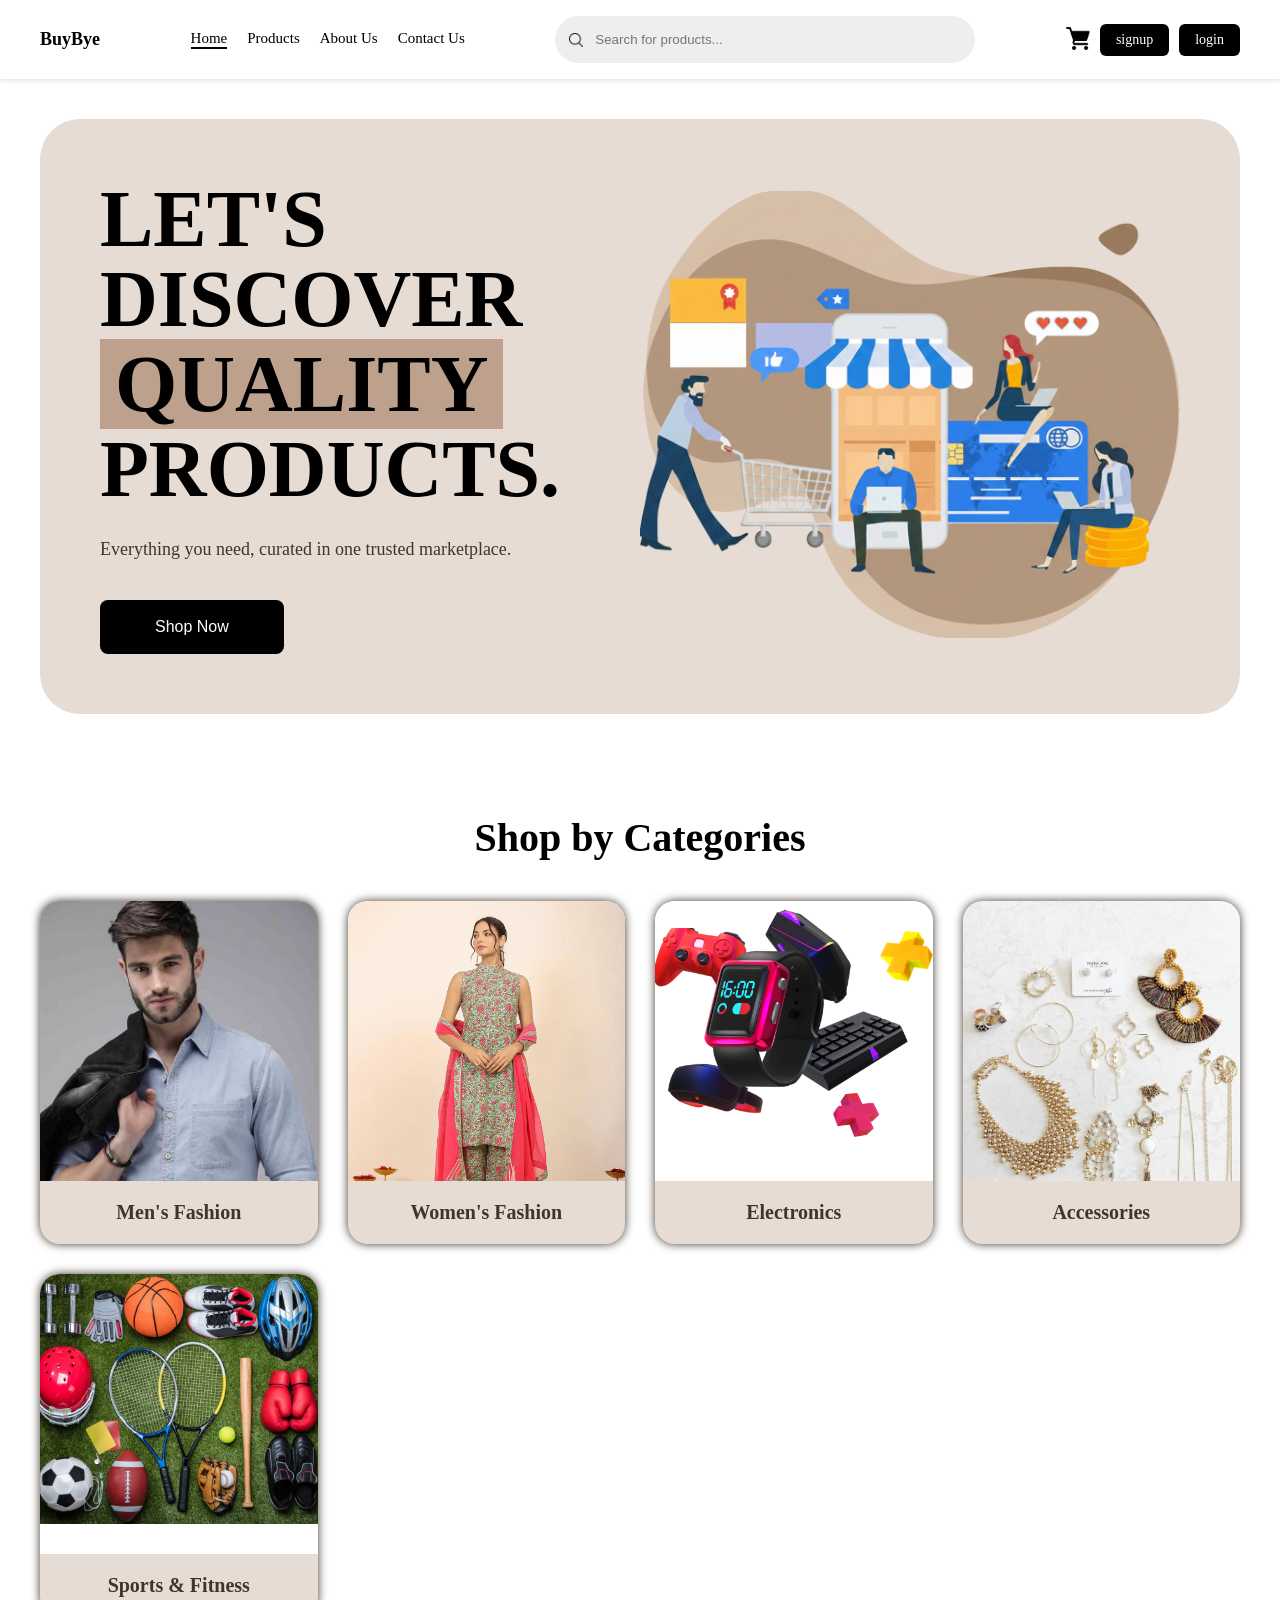
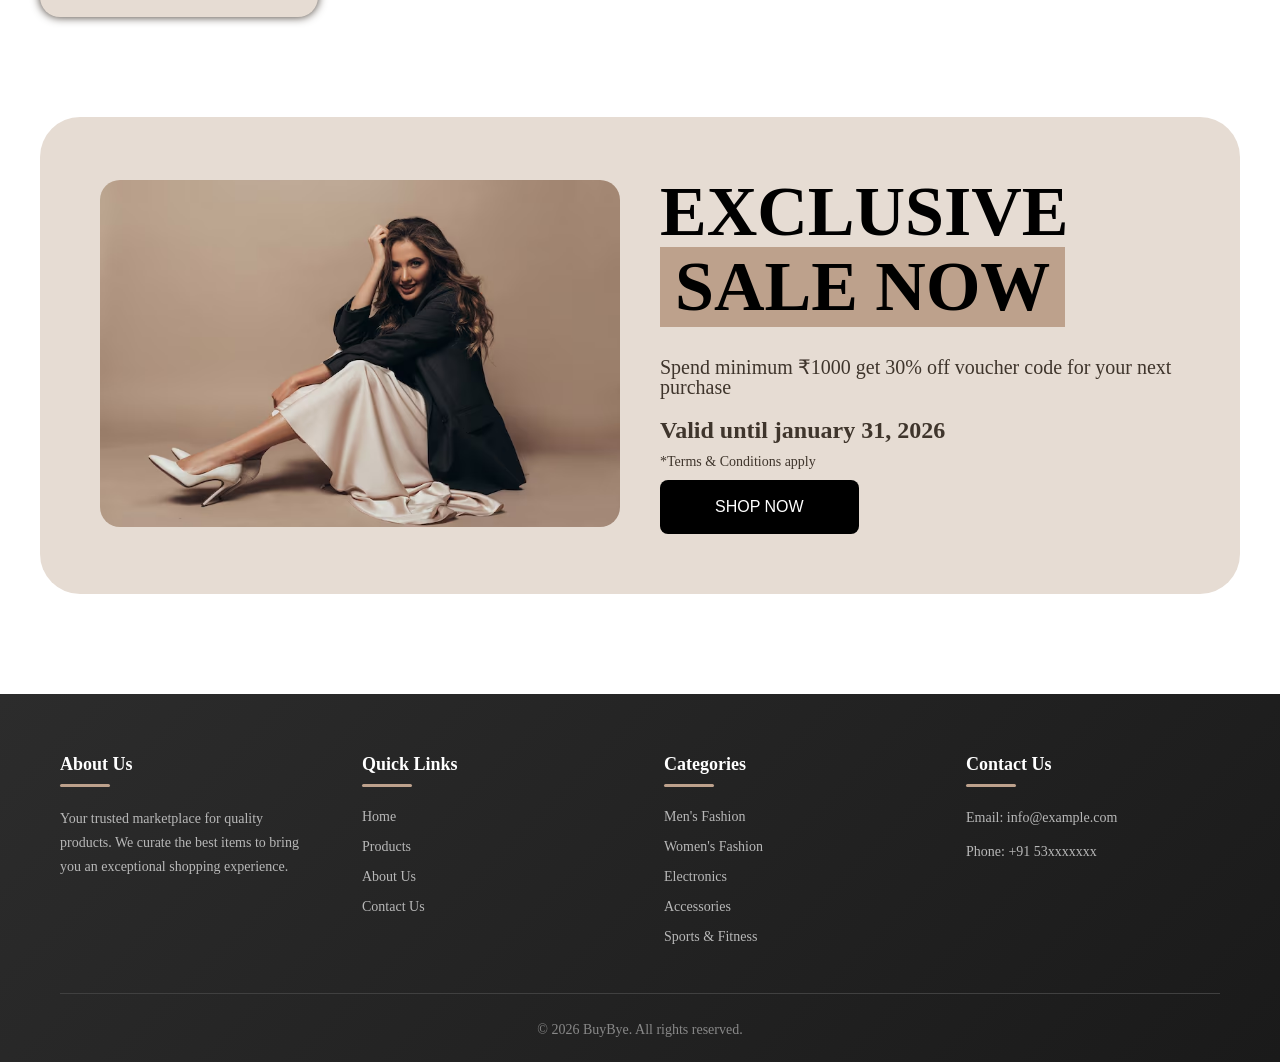
<file: index.html>
<!DOCTYPE html>
<html lang="en">

<head>
    <meta charset="UTF-8">
    <meta name="viewport" content="width=device-width, initial-scale=1.0">
    <!-- BuyBye -->
    <title>Document</title>
    <!-- Link To Css !-->
    <link rel="stylesheet" href="styles\navbar-footer.css">
    <link rel="stylesheet" href="styles\home.css">
    <!-- <link href="https://cdn.jsdelivr.net/npm/bootstrap@5.3.8/dist/css/bootstrap.min.css" rel="stylesheet" integrity="sha384-sRIl4kxILFvY47J16cr9ZwB07vP4J8+LH7qKQnuqkuIAvNWLzeN8tE5YBujZqJLB" crossorigin="anonymous"> -->
</head>

<body>
    <!-- Nav Bar -->
    <header class="navbar">

        <!--Nav Left side logo Only-->
        <div class="nav-left">
            <span class="logo">
                BuyBye
            </span>
        </div>

        <!-- Navbar center links to other pages -->
        <div class="nav-center">
            <a href="./index.html" class="current-page">Home</a>
            <a href="./screens/product.html">Products</a>
            <a href="./screens/about.html">About Us</a>
            <a href="./screens/contact.html">Contact Us</a>
        </div>

        <!-- Search bar -->
        <div class="search-container">
            <img src="./assets/home/search-icon.png" alt="Search" class="search-icon">
            <input type="text" class="search-bar" placeholder="Search for products...">
        </div>

        <!-- Navbar right side icons -->
        <div class="nav-right">
            <a href="./screens/ecommerce.html" class="icon-btn">
                <img src="./assets/home/cart-img.png" alt="Cart" width="24" height="24">
            </a>
            <a href="./screens/signup.html" class="btn-signup">signup</a>
            <a href="./screens/Login.html" class="btn-login">login</a>
        </div>

    </header>

    <!-- Hero Section -->
    <section class="hero-section">
        <div class="hero-container">
            <!-- Left side - Text content -->
            <div class="hero-left">
                <h1 class="hero-heading">
                    LET'S<br>
                    DISCOVER<br>
                    <span class="highlight-box">QUALITY</span><br>
                     PRODUCTS.
                </h1>
                <p class="hero-subtitle">Everything you need, curated in one trusted marketplace.</p>
                <button class="hero-btn">Shop Now</button>
            </div>

            <!-- Right side - Model image -->
            <div class="hero-right">
                <img src="./assets/home/hero.png" alt="Fashion Model">
            </div>
        </div>
    </section>

    <!-- Categories Section -->
    <section class="categories-section">
        <div class="categories-container">
            <h2 class="categories-heading">Shop by Categories</h2>
            
            <div class="categories-grid">
                <div class="category-card">
                    <div class="category-image">
                        <img src="./assets/home/mens-fashion.jpg" alt="Men's Fashion">
                    </div>
                    <h3 class="category-name">Men's Fashion</h3>
                </div>

                <div class="category-card">
                    <div class="category-image">
                        <img src="./assets/home/women-fashion.jpg" alt="Women's Fashion">
                    </div>
                    <h3 class="category-name">Women's Fashion</h3>
                </div>

                <div class="category-card">
                    <div class="category-image">
                        <img src="./assets/home/electronics.png" alt="Electronics">
                    </div>
                    <h3 class="category-name">Electronics</h3>
                </div>

                <div class="category-card">
                    <div class="category-image">
                        <img src="./assets/home/Fashion-Accessories.jpg" alt="Accessories">
                    </div>
                    <h3 class="category-name">Accessories</h3>
                </div>

                <div class="category-card">
                    <div class="category-image">
                        <img src="./assets/home/sports.png" alt="Sports & Fitness">
                    </div>
                    <h3 class="category-name">Sports & Fitness</h3>
                </div>
            </div>
        </div>
    </section>

    <!-- Promotional Sale Section -->
    <section class="promo-section">
        <div class="promo-container">
            <div class="promo-left">
                <img src="./assets/home/sale-model.jpg" alt="Fashion Model">
            </div>
            <div class="promo-right">
                <h2 class="promo-heading">
                   EXCLUSIVE<br>
                 <span class="promo-highlight">SALE NOW</span>
                </h2>
                <p class="promo-description">Spend minimum ₹1000 get 30% off voucher code for your next purchase</p>
                <p class="promo-date">Valid until january 31, 2026</p>
                <p class="promo-terms">*Terms & Conditions apply</p>
                <button class="promo-btn">
                    <a href="./screens/product.html">SHOP NOW</a>
                </button>
            </div>
        </div>  
    </section>

    <!-- Footer -->
    <footer class="footer">
        <div class="footer-container">
            <div class="footer-content">
                <!-- About Section -->
                <div class="footer-column">
                    <h3 class="footer-heading">About Us</h3>
                    <p>Your trusted marketplace for quality products. We curate the best items to bring you an exceptional shopping experience.</p>
                </div>

                <!-- Quick Links -->
                <div class="footer-column">
                    <h3 class="footer-heading">Quick Links</h3>
                    <ul class="footer-links">
                        <li><a href="./index.html">Home</a></li>
                        <li><a href="./screens/product.html">Products</a></li>
                        <li><a href="./screens/about.html">About Us</a></li>
                        <li><a href="./screens/contact.html">Contact Us</a></li>
                    </ul>
                </div>

                <!-- Categories -->
                <div class="footer-column">
                    <h3 class="footer-heading">Categories</h3>
                    <ul class="footer-links">
                        <li><a href="#">Men's Fashion</a></li>
                        <li><a href="#">Women's Fashion</a></li>
                        <li><a href="#">Electronics</a></li>
                        <li><a href="#">Accessories</a></li>
                        <li><a href="#">Sports & Fitness</a></li>
                    </ul>
                </div>

                <!-- Contact Info -->
                <div class="footer-column">
                    <h3 class="footer-heading">Contact Us</h3>
                    <ul class="footer-contact">
                        <li>Email: info@example.com</li>
                        <li>Phone: +91 53xxxxxxx</li>
                    </ul>
                </div>
            </div>

            <!-- Footer Bottom -->
            <div class="footer-bottom">
                <p>&copy; 2026 BuyBye. All rights reserved.</p>
                </div>
            </div>
        </div>
    </footer>

</body>

</html>
</file>
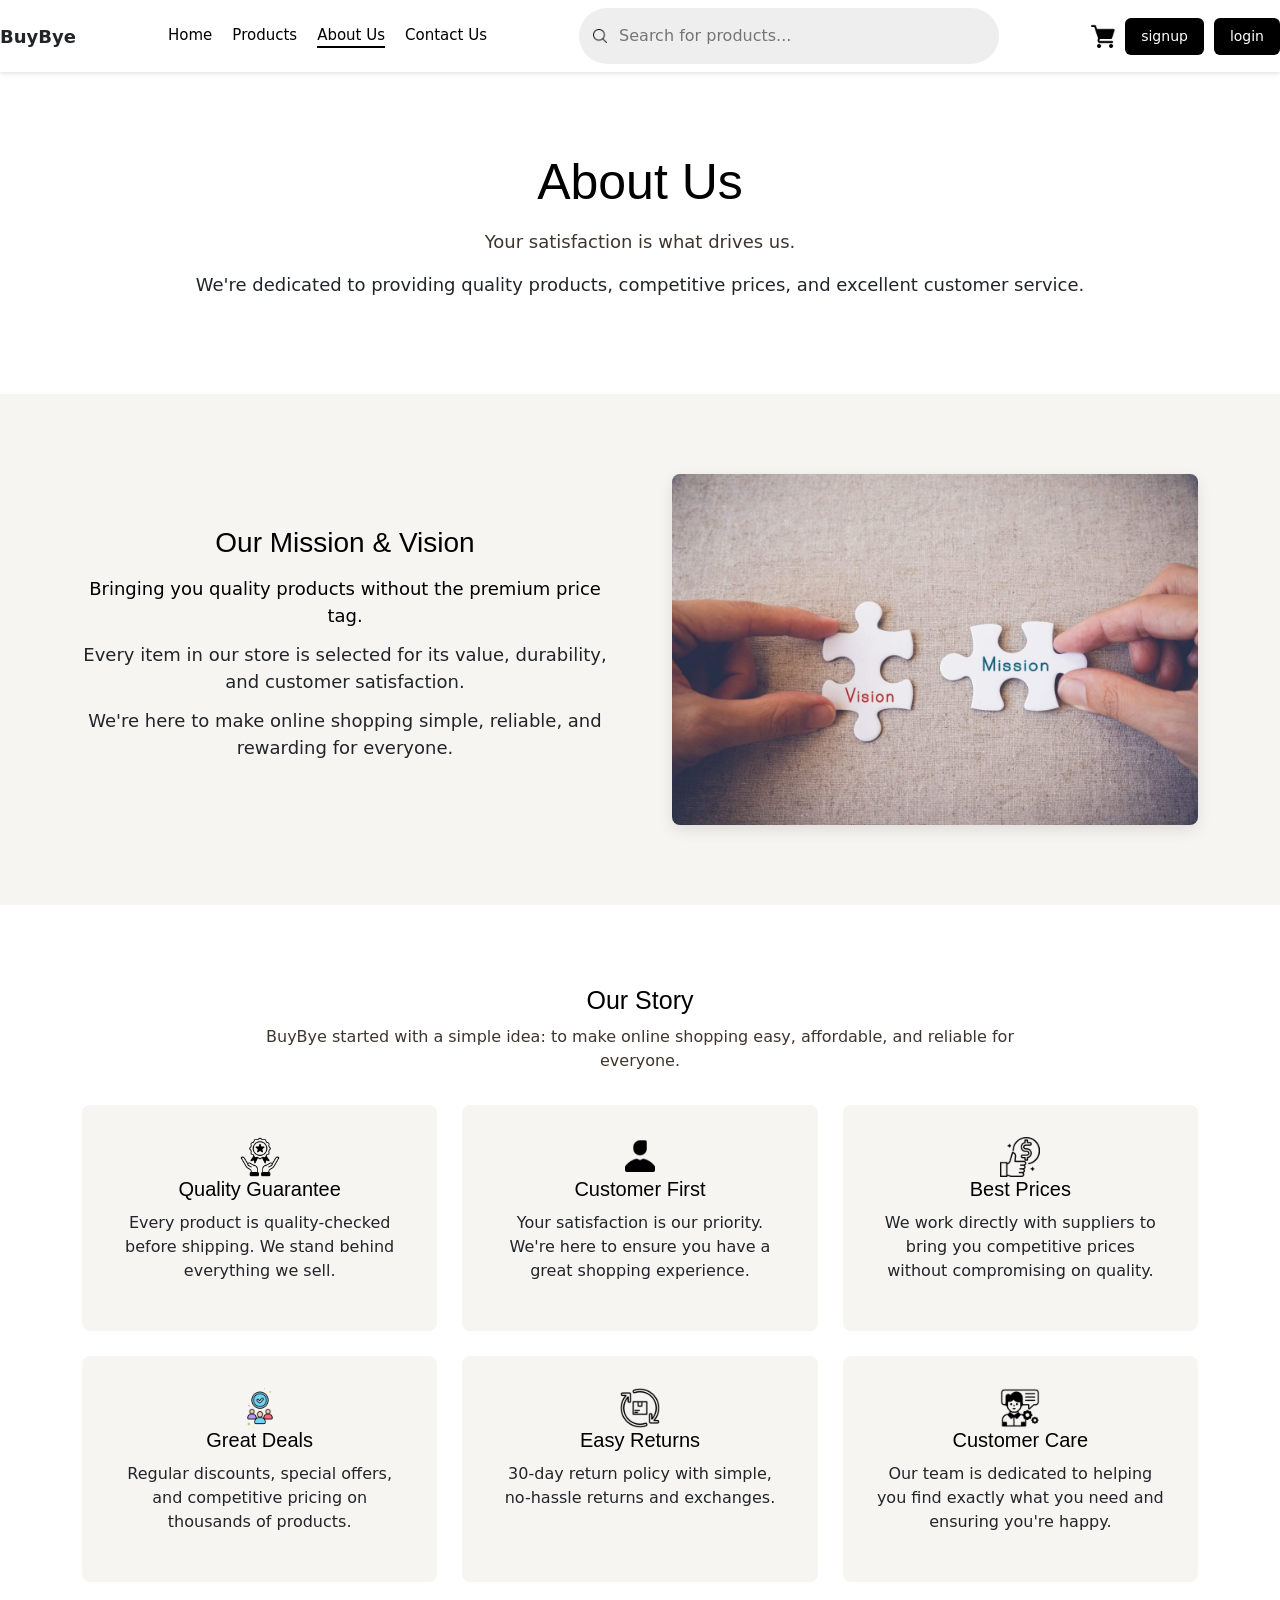
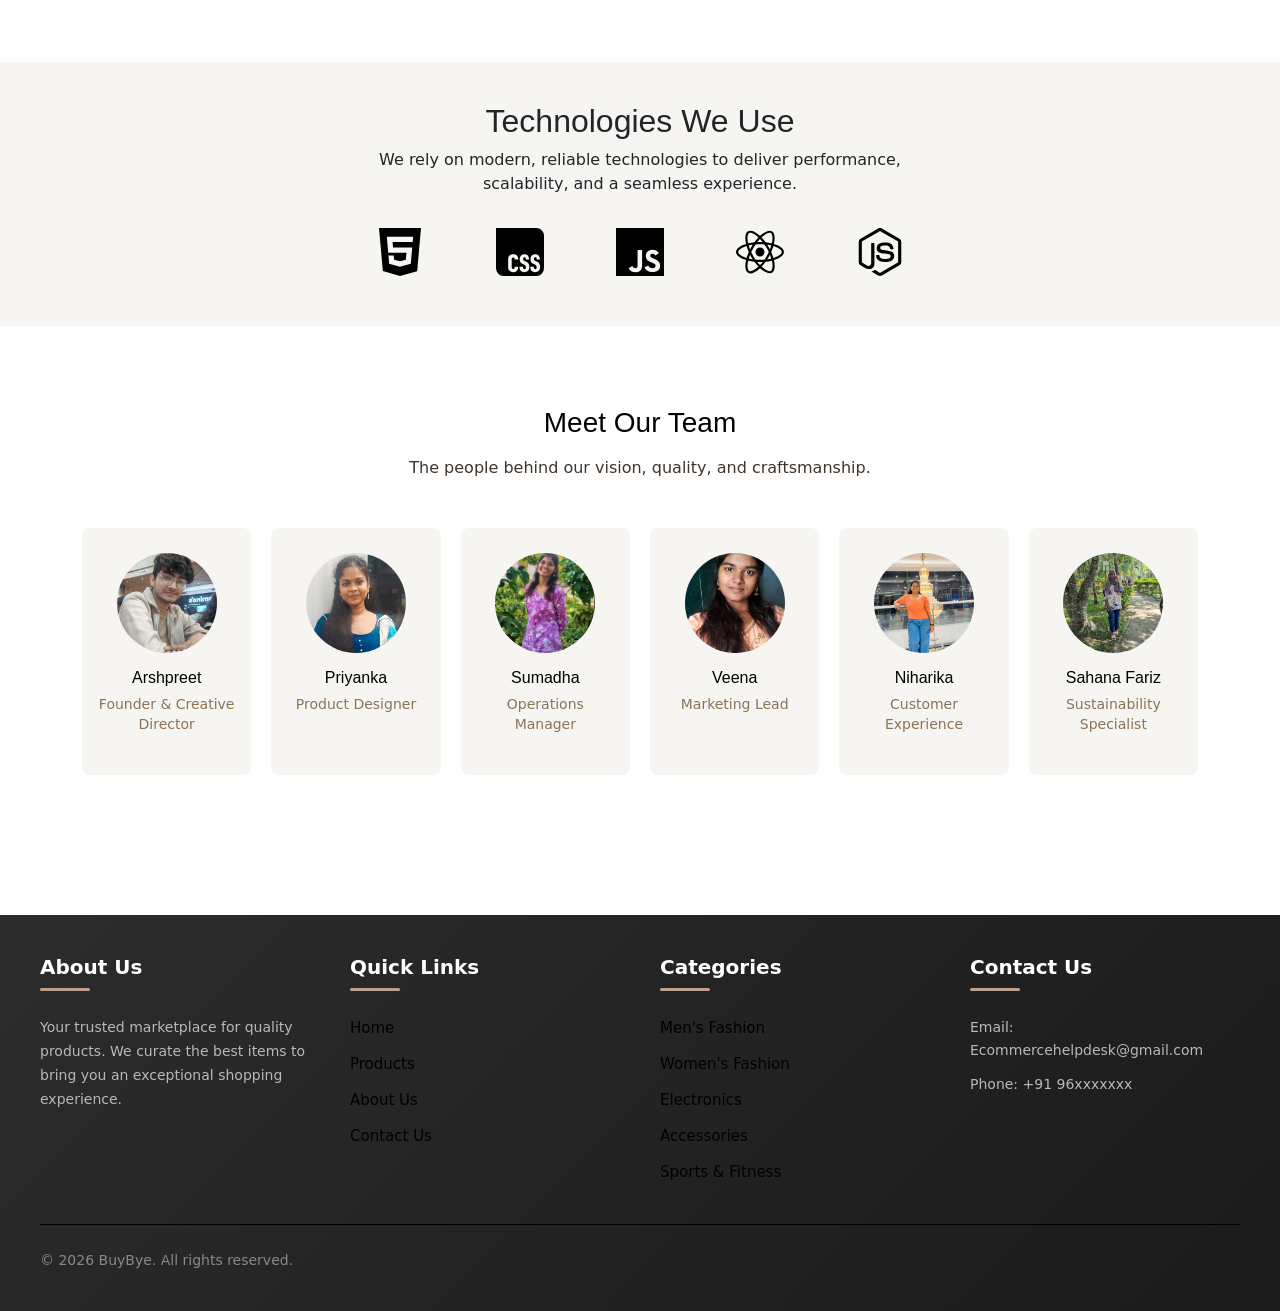
<file: screens/about.html>
<!DOCTYPE html>
<html lang="en">

<head>
    <meta charset="UTF-8">
    <meta name="viewport" content="width=device-width, initial-scale=1.0">
    <title>About Us</title>
    <link rel="stylesheet" href="../styles/navbar-footer.css">
    <link rel="stylesheet" href="../styles/about.css">
    <link href="https://cdn.jsdelivr.net/npm/bootstrap@5.3.2/dist/css/bootstrap.min.css" rel="stylesheet">
</head>

<body>
    <!-- Nav bar-->
    <header class="navbar">

        <!--Nav Left side logo Only-->
        <div class="nav-left">
            <span class="logo">
                BuyBye
            </span>
        </div>

        <!-- Navbar center links to other pages -->
        <div class="nav-center">
            <a href="../index.html">Home</a>
            <a href="./product.html">Products</a>
            <a href="./about.html" class="current-page">About Us</a>
            <a href="./contact.html">Contact Us</a>
        </div>

        <!-- Search bar -->
        <div class="search-container">
            <img src="../assets/home/search-icon.png" alt="Search" class="search-icon">
            <input type="text" class="search-bar" placeholder="Search for products...">
        </div>

        <!-- Navbar right side icons -->
        <div class="nav-right">
            <a href="./ecommerce.html" class="icon-btn">
                <img src="../assets/home/cart-img.png" alt="Cart" width="24" height="24">
            </a>
            <a href="./signup.html" class="btn-signup">signup</a>
            <a href="./Login.html" class="btn-login">login
            </a>
        </div>

    </header>

    <!-- About Hero -->
    <section class="about-hero">
        <div class="container">
            <h1>About Us</h1>
            <p class="hero-subtitle">Your satisfaction is what drives us.</p>
            <p>We're dedicated to providing quality products, competitive prices, and excellent customer service.</p>
        </div>
    </section>
    <!-- Mission Section -->
    <section class="mission-section">
        <div class="container">
            <div class="mission-content">
                <div class="mission-text">
                    <h2>Our Mission & Vision</h2>
                    <p class="mission-statement">Bringing you quality products without the premium price tag.</p>
                    <p>Every item in our store is selected for its value, durability, and customer satisfaction.</p>
                    <p>We're here to make online shopping simple, reliable, and rewarding for everyone.</p>
                </div>
                <div class="mission-image">
                    <img src="../assets/aboutcontact/VisionMission.jpeg"
                        alt="Sustainable products">
                </div>
            </div>
        </div>
    </section>

    <!-- Story Section -->
    <section class="story-section">
        <div class="container">
            <h2>Our Story</h2>
            <p class="section-subtitle">BuyBye started with a simple idea: to make online shopping easy, affordable,
                and reliable for everyone.</p>

            <div class="story-features">
                <div class="feature-card">
                    <img src="../assets/aboutcontact/garantee.png" alt="Quality" class="feature-img">
                    <h3 >Quality Guarantee</h3>
                    <p>Every product is quality-checked before shipping. We stand behind everything we sell.</p>
                </div>

                <div class="feature-card">
                    
                    <img src="../assets/aboutcontact/icons8-customer-48.png" alt="Quality" class="feature-img">
                    <h3>Customer First</h3>
                    <p>Your satisfaction is our priority. We're here to ensure you have a great shopping experience.</p>
                </div>

                <div class="feature-card">
                    
                    <img src="../assets/aboutcontact/icons8-best-price-50.png" alt="Quality" class="feature-img">
                    <h3>Best Prices</h3>
                    <p>We work directly with suppliers to bring you competitive prices without compromising on quality.
                    </p>
                </div>
                <div class="feature-card">
                
                <img src="../assets/aboutcontact/icons8-deals-50.png" alt="Quality" class="feature-img">
                <h3>Great Deals</h3>
                <p>Regular discounts, special offers, and competitive pricing on thousands of products.</p>
            </div>
             <div class="feature-card">
                
                <img src="../assets/aboutcontact/icons8-easy-return-50.png" alt="Quality" class="feature-img">
                <h3>Easy Returns</h3>
                <p>30-day return policy with simple, no-hassle returns and exchanges.</p>
            </div>
            <div class="feature-card">
                
                <img src="../assets/aboutcontact/icons8-customer-care-50.png" alt="Quality" class="feature-img">
                <h3>Customer Care</h3>
                <p>Our team is dedicated to helping you find exactly what you need and ensuring you're happy.</p>
            </div>
        </div>

            </div>
        </div>
    </section>
    <!-- Technologies Section -->
    <section class="technologies-section">
        <div class="container">
            <h2>Technologies We Use</h2>
            <p class="tech-intro">
                We rely on modern, reliable technologies to deliver performance,
                scalability, and a seamless experience.
            </p>

            <div class="tech-icons">
                <div class="tech-item">
                    <img src="../assets/aboutcontact/html.svg" alt="HTML">

                </div>

                <div class="tech-item">
                    <img src="../assets/aboutcontact/css.svg" alt="CSS">

                </div>

                <div class="tech-item">
                    <img src="../assets/aboutcontact/js.svg" alt="JavaScript">

                </div>

                <div class="tech-item">
                    <img src="../assets/aboutcontact/react.svg" alt="React">

                </div>

                <div class="tech-item">
                    <img src="../assets/aboutcontact/node.svg" alt="Node">

                </div>

            </div>
        </div>
    </section>


    <!-- Team Section -->
    <section class="team-section">
        <div class="container">
            <h2>Meet Our Team</h2>
            <p class="section-subtitle">The people behind our vision, quality, and craftsmanship.</p>

            <div class="team-grid">
                <div class="team-card">
                    <div class="team-img">
                        <img src="../assets/aboutcontact/arshpreeth.jpeg"
                            alt="Arshpreet">
                    </div>
                    <h4>Arshpreet</h4>
                    <p class="team-role">Founder & Creative Director</p>
                </div>

                <div class="team-card">
                    <div class="team-img">
                        <img src="../assets/aboutcontact/priyanka.jpeg"
                            alt="Priyanka">
                    </div>
                    <h4>Priyanka</h4>
                    <p class="team-role">Product Designer</p>
                </div>

                <div class="team-card">
                    <div class="team-img">
                        <img src="../assets/aboutcontact/sumadha.jpeg"
                            alt="Sumadha">
                    </div>
                    <h4>Sumadha</h4>
                    <p class="team-role">Operations Manager</p>
                </div>

                <div class="team-card">
                    <div class="team-img">
                        <img src="../assets/aboutcontact/veena.jpeg"
                            alt="Veena">
                    </div>
                    <h4>Veena</h4>
                    <p class="team-role">Marketing Lead</p>
                </div>

                <div class="team-card">
                    <div class="team-img">
                        <img src="../assets/aboutcontact/niharika.jpeg"
                            alt="Niharika">
                    </div>
                    <h4>Niharika</h4>
                    <p class="team-role">Customer Experience</p>
                </div>

                <div class="team-card">
                    <div class="team-img">
                        <img src="../assets/aboutcontact/sahana.jpg"
                            alt="Sahana Fariz">
                    </div>
                    <h4>Sahana Fariz</h4>
                    <p class="team-role">Sustainability Specialist</p>
                </div>
            </div>
        </div>
    </section>

    <!-- Footer -->
    <footer class="footer">
        <div class="footer-container">
            <div class="footer-content">
                <!-- About Section -->
                <div class="footer-column">
                    <h3 class="footer-heading">About Us</h3>
                    <p>Your trusted marketplace for quality products. We curate the best items to bring you an
                        exceptional shopping experience.</p>
                </div>

                <!-- Quick Links -->
                <div class="footer-column">
                    <h3 class="footer-heading">Quick Links</h3>
                    <ul class="footer-links">
                        <li><a href="../index.html">Home</a></li>
                        <li><a href="./product.html">Products</a></li>
                        <li><a href="./about.html">About Us</a></li>
                        <li><a href="./contact.html">Contact Us</a></li>
                    </ul>
                </div>

                <!-- Categories -->
                <div class="footer-column">
                    <h3 class="footer-heading">Categories</h3>
                    <ul class="footer-links">
                        <li><a href="#">Men's Fashion</a></li>
                        <li><a href="#">Women's Fashion</a></li>
                        <li><a href="#">Electronics</a></li>
                        <li><a href="#">Accessories</a></li>
                        <li><a href="#">Sports & Fitness</a></li>
                    </ul>
                </div>

                <!-- Contact Info -->
                <div class="footer-column">
                    <h3 class="footer-heading">Contact Us</h3>
                    <ul class="footer-contact">
                        <li>Email: Ecommercehelpdesk@gmail.com</li>
                        <li>Phone: +91 96xxxxxxx</li>
                    </ul>
                </div>
            </div>

            <!-- Footer Bottom -->
            <div class="footer-bottom">
                <p>&copy; 2026 BuyBye. All rights reserved.</p>
            </div>
        </div>
    
    </footer>
<script src="https://cdn.jsdelivr.net/npm/bootstrap@5.3.2/dist/js/bootstrap.bundle.min.js"></script>


</body>

</html>
</file>
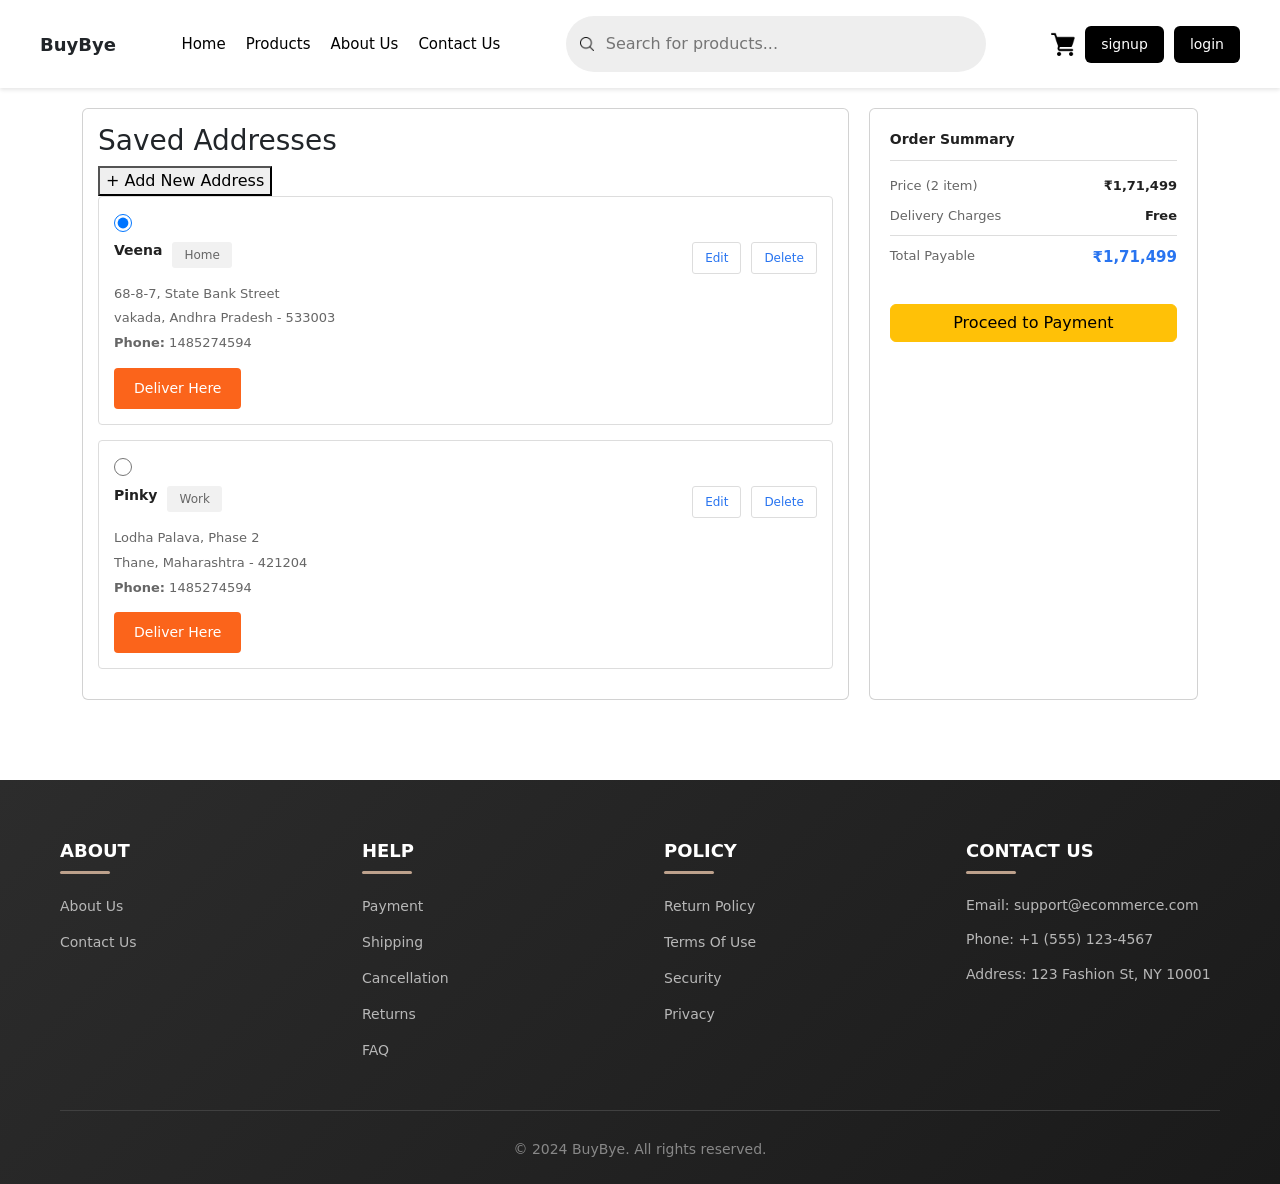
<file: screens/address.html>
<!DOCTYPE html>
<html>
<head>
    <title>My Addresses - Delivery Address Selection</title>
    <link rel="stylesheet" href="../styles/ecommerce.css">
    <link href="https://cdn.jsdelivr.net/npm/bootstrap@5.3.2/dist/css/bootstrap.min.css" rel="stylesheet">
     <link href="https://cdn.jsdelivr.net/npm/bootstrap-icons@1.11.1/font/bootstrap-icons.css" rel="stylesheet">
     <link href="https://fonts.googleapis.com/css2?family=Poppins:wght@500;600&display=swap" rel="stylesheet">
     <link rel="stylesheet" href="../styles/navbar-footer.css">

</head>
<body>
<!-- Nav Bar -->
<header class="navbar">

    <!--Nav Left side logo Only-->
    <div class="nav-left">
        <span class="logo">
            BuyBye
        </span>
    </div>

    <!-- Navbar center links to other pages -->
    <div class="nav-center">
        <a href="../index.html">Home</a>
        <a href="./product.html">Products</a>
        <a href="./about.html">About Us</a>
        <a href="./contact.html">Contact Us</a>
    </div>

    <!-- Search bar -->
    <div class="search-container">
        <img src="../assets/home/search-icon.png" alt="Search" class="search-icon">
        <input type="text" class="search-bar" placeholder="Search for products...">
    </div>

    <!-- Navbar right side icons -->
    <div class="nav-right">
        <a href="./ecommerce.html" class="icon-btn">
            <img src="../assets/home/cart-img.png" alt="Cart" width="24" height="24">
        </a>
        <a href="./signup.html" class="btn-signup">signup</a>
        <a href="./Login.html" class="btn-login">login</a>
    </div>

</header>
<!-- <div class="header d-flex align-items-center px-4">
    <a href="../screens/ecommerce.html" class="home-link d-flex align-items-center">
        <i class="bi bi-arrow-left"></i>
        <span>Back</span>
    </a>
    <h1 class="cart-title mx-auto">Select Delivery Address</h1>
    <div class="header-icons d-flex align-items-center">
        <i class="bi bi-heart"></i>
        <i class="bi bi-person-circle"></i>
    </div>
</div> -->

<div class="container">
    <div class="card cart-box">
        <div class="section-header">
            <h3>Saved Addresses</h3>
            <button class="add-new-btn">+ Add New Address</button>
        </div>

        <!-- Address Card 1 -->
        <div class="address-card">
            <div class="address-radio-wrapper">
                <input type="radio" name="address" id="addr1" checked>
            </div>
            <label for="addr1" class="address-label">
                <div class="address-header">
                    <div class="address-name-type">
                        <h4>Veena</h4>
                        <span class="address-type">Home</span>
                    </div>
                    <div class="address-actions">
                        <button class="edit-btn">Edit</button>
                        <button class="delete-btn">Delete</button>
                    </div>
                </div>
                <div class="address-details">
                    <p>68-8-7, State Bank Street</p>
                    <p>vakada, Andhra Pradesh - 533003</p>
                    <p><strong>Phone:</strong> 1485274594</p>
                </div>
            </label>
            <button class="deliver-btn">Deliver Here</button>
        </div>

        <!-- Address Card 2 -->
        <div class="address-card">
            <div class="address-radio-wrapper">
                <input type="radio" name="address" id="addr2">
            </div>
            <label for="addr2" class="address-label">
                <div class="address-header">
                    <div class="address-name-type">
                        <h4>Pinky</h4>
                        <span class="address-type">Work</span>
                    </div>
                    <div class="address-actions">
                        <button class="edit-btn">Edit</button>
                        <button class="delete-btn">Delete</button>
                    </div>
                </div>
                <div class="address-details">
                    <p>Lodha Palava, Phase 2</p>
                    <p>Thane, Maharashtra - 421204</p>
                    <p><strong>Phone:</strong> 1485274594</p>
                </div>
            </label>
            <button class="deliver-btn">Deliver Here</button>
        </div>

        <!-- Add New Address Card -->
        <div class="address-card add-new-card" id="newAddressForm" style="display:none;">
            <div class="address-radio-wrapper">
                <input type="radio" name="address" id="addr-new">
            </div>
            <label for="addr-new" class="address-label">
                <div class="form-header">
                    <h4>Add New Address</h4>
                </div>
                <div class="form-container">
                    <div class="form-row">
                        <div class="form-group">
                            <label>Name</label>
                            <input type="text" placeholder="Enter your name" class="form-input">
                        </div>
                        <div class="form-group">
                            <label>Phone Number</label>
                            <input type="text" placeholder="Enter phone number" class="form-input">
                        </div>
                    </div>

                    <div class="form-group">
                        <label>Address Line 1</label>
                        <input type="text" placeholder="House No., Building Name" class="form-input">
                    </div>

                    <div class="form-group">
                        <label>Address Line 2</label>
                        <input type="text" placeholder="Road name, Area, Colony" class="form-input">
                    </div>

                    <div class="form-group">
                        <label>Landmark</label>
                        <input type="text" placeholder="e.g. near apollo hospital" class="form-input">
                    </div>

                    <div class="form-row">
                        <div class="form-group">
                            <label>City</label>
                            <input type="text" placeholder="Enter city" class="form-input">
                        </div>
                        <div class="form-group">
                            <label>State</label>
                            <input type="text" placeholder="Enter state" class="form-input">
                        </div>
                        <div class="form-group">
                            <label>PIN Code</label>
                            <input type="text" placeholder="Enter PIN code" class="form-input">
                        </div>
                    </div>

                    <div class="form-group">
                        <label>Address Type</label>
                        <div class="address-type-selector">
                            <button class="type-btn active">Home</button>
                            <button class="type-btn">Work</button>
                            <button class="type-btn">Other</button>
                        </div>
                    </div>

                    <div class="form-actions">
                        <button class="save-btn">Save Address</button>
                        <button class="cancel-btn">Cancel</button>
                    </div>
                </div>
            </label>
        </div>

    </div>

    <!-- Summary Section -->
    <div class="card summary">
        <div class="summary-header">Order Summary</div>
        <div class="summary-details">
            <div class="summary-item">
                <span>Price (2 item)</span>
                <span>₹1,71,499</span>
            </div>
            <div class="summary-item">
                <span>Delivery Charges</span>
                <span class="free">Free</span>
            </div>
            <div class="summary-divider"></div>
            <div class="summary-item total-item">
                <span>Total Payable</span>
                <span>₹1,71,499</span>
            </div>
        </div>
        <a href="../screens/payment.html" class="btn btn-warning">Proceed to Payment</a>
    </div>

</div>

<!-- Footer -->
<footer class="footer">
    <div class="footer-container">
        <div class="footer-content">
            <div class="footer-column">
                <h3 class="footer-heading">ABOUT</h3>
                <ul class="footer-links">
                    <li><a href="./about.html">About Us</a></li>
                    <li><a href="./contact.html">Contact Us</a></li>
                </ul>
            </div>

            <div class="footer-column">
                <h3 class="footer-heading">HELP</h3>
                <ul class="footer-links">
                    <li><a href="#">Payment</a></li>
                    <li><a href="#">Shipping</a></li>
                    <li><a href="#">Cancellation</a></li>
                    <li><a href="#">Returns</a></li>
                    <li><a href="#">FAQ</a></li>
                </ul>
            </div>

            <div class="footer-column">
                <h3 class="footer-heading">POLICY</h3>
                <ul class="footer-links">
                    <li><a href="#">Return Policy</a></li>
                    <li><a href="#">Terms Of Use</a></li>
                    <li><a href="#">Security</a></li>
                    <li><a href="#">Privacy</a></li>
                </ul>
            </div>

            <div class="footer-column">
                <h3 class="footer-heading">CONTACT US</h3>
                <ul class="footer-contact">
                    <li>Email: support@ecommerce.com</li>
                    <li>Phone: +1 (555) 123-4567</li>
                    <li>Address: 123 Fashion St, NY 10001</li>
                </ul>
            </div>
        </div>

        <div class="footer-bottom">
            <p>&copy; 2024 BuyBye. All rights reserved.</p>
        </div>
    </div>
</footer>

<script>
    document.querySelector('.add-new-btn').addEventListener('click', function() {
        const form = document.getElementById('newAddressForm');
        form.style.display = form.style.display === 'none' ? 'block' : 'none';
    });

    document.querySelector('.cancel-btn').addEventListener('click', function() {
        document.getElementById('newAddressForm').style.display = 'none';
    });

    // Address type selector
    document.querySelectorAll('.type-btn').forEach(btn => {
        btn.addEventListener('click', function() {
            document.querySelectorAll('.type-btn').forEach(b => b.classList.remove('active'));
            this.classList.add('active');
        });
    });
</script>

</body>
</html>
</file>
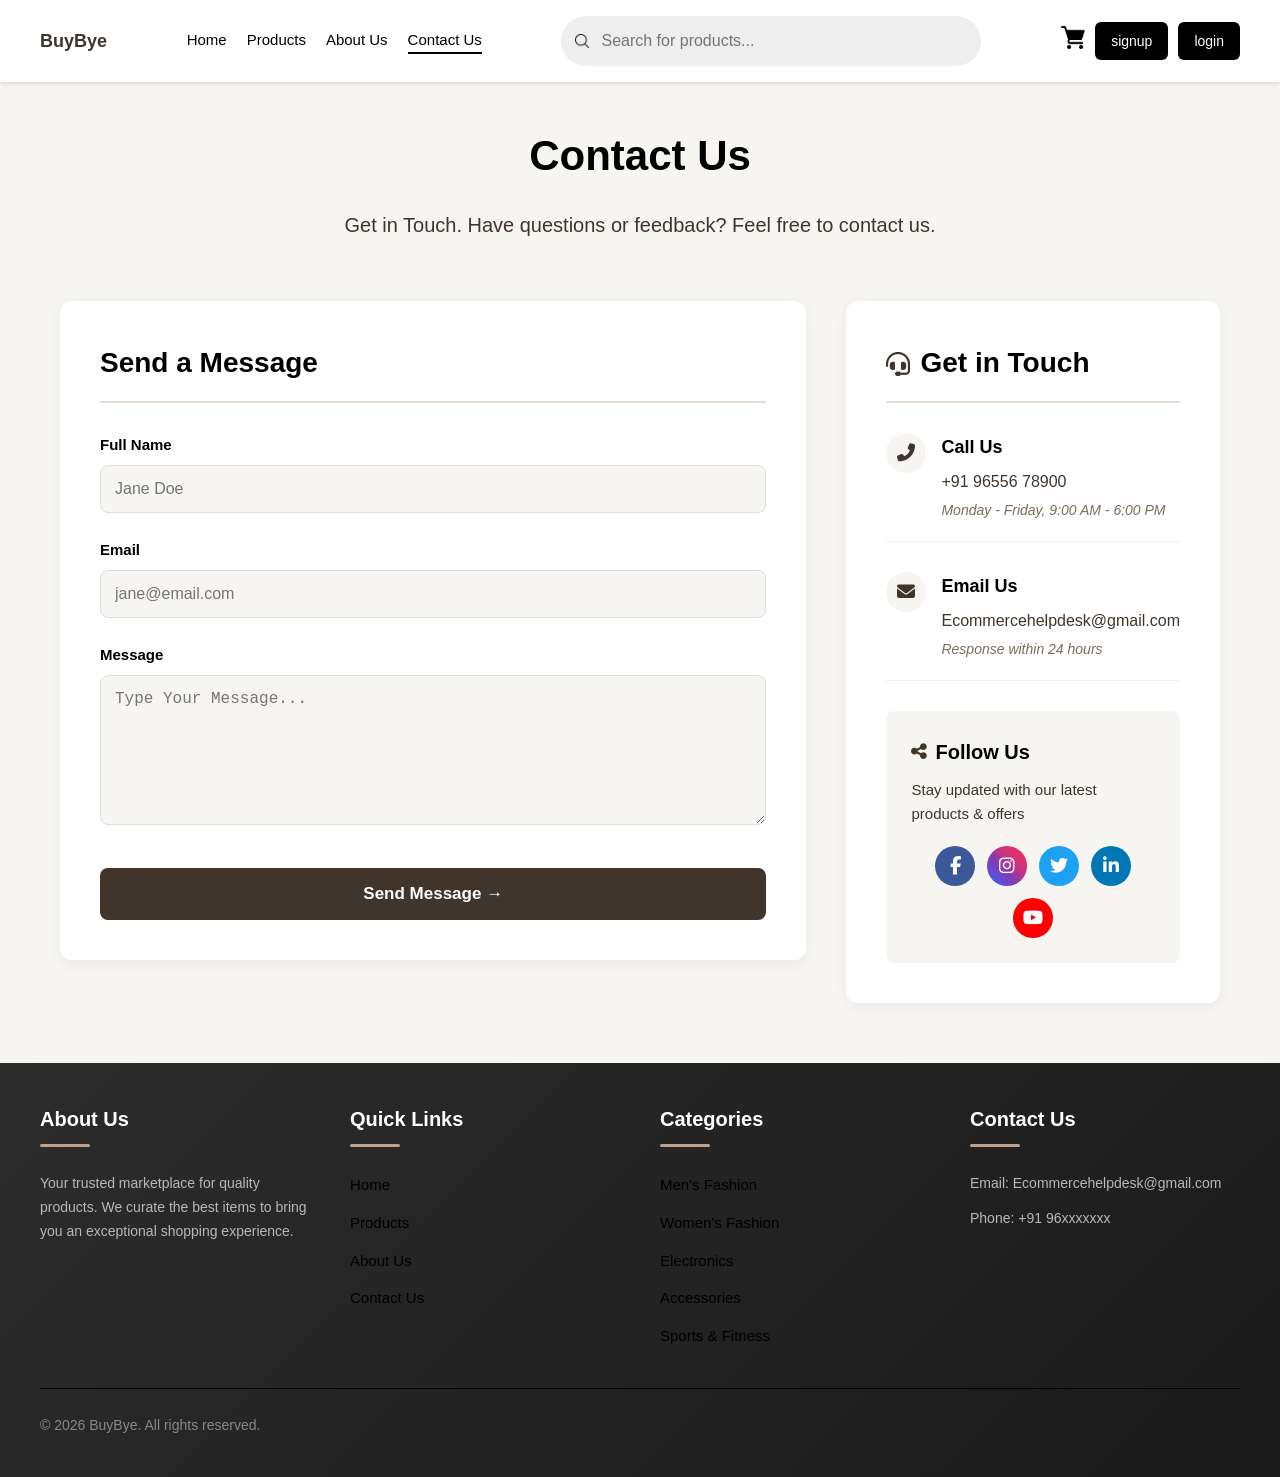
<file: screens/contact.html>
<!DOCTYPE html>
<html lang="en">

<head>
    <meta charset="UTF-8">
    <meta name="viewport" content="width=device-width, initial-scale=1.0">
    <title>Contact Us</title>
    <link rel="stylesheet" href="../styles/navbar-footer.css">
    <link rel="stylesheet" href="../styles/contactus.css">
    <link rel="stylesheet" href="https://cdnjs.cloudflare.com/ajax/libs/font-awesome/6.4.0/css/all.min.css">
    
</head>

<body>
    <!-- Nav bar-->
    <header class="navbar">

        <!--Nav Left side logo Only-->
        <div class="nav-left">
            <span class="logo">
                BuyBye
            </span>
        </div>

        <!-- Navbar center links to other pages -->
        <div class="nav-center">
            <a href="../index.html">Home</a>
            <a href="./product.html">Products</a>
            <a href="./about.html">About Us</a>
            <a href="./contact.html" class="current-page">Contact Us</a>
        </div>

        <!-- Search bar -->
        <div class="search-container">
            <img src="../assets/home/search-icon.png" alt="Search" class="search-icon">
            <input type="text" class="search-bar" placeholder="Search for products...">
        </div>

        <!-- Navbar right side icons -->
        <div class="nav-right">
            <a href="./ecommerce.html" class="icon-btn">
                <img src="../assets/home/cart-img.png" alt="Cart" width="24" height="24">
            </a>
            <a href="./signup.html" class="btn-signup">signup</a>
            <a href="./Login.html" class="btn-login">login
            </a>
        </div>

    </header>

    <div class="contact">
        <div class="container">
            <h1>Contact Us</h1>
            <p class="wrapper">Get in Touch. Have questions or feedback? Feel free to contact us.</p>

            <div class="two-column">
                <!-- Left Column - Contact Form -->
                <div class="left-column">
                    <div class="cont-card">
                        <h2>Send a Message</h2>
                        <form>
                            <div class="form">
                                <label>Full Name</label>
                                <input type="text" placeholder="Jane Doe">
                            </div>

                            <div class="form">
                                <label>Email</label>
                                <input type="email" placeholder="jane@email.com">
                            </div>
                            <div class="form">
                                <label>Message</label>
                                <textarea rows="4" placeholder="Type Your Message..."></textarea>
                            </div>

                            <button type="submit" class="send-btn">Send Message →</button>
                        </form>
                    </div>
                </div>

                <!-- Right Column - Contact Info -->
                <div class="right-column">
                    <div class="contact-info-card">
                        <h2><i class="fas fa-headset"></i> Get in Touch</h2>

                        <div class="contact-method">
                            <div class="method-icon">
                                <i class="fas fa-phone-alt"></i>
                            </div>
                            <div class="method-details">
                                <h3>Call Us</h3>
                                <p class="method-info">+91 96556 78900</p>
                                <p class="method-note">Monday - Friday, 9:00 AM - 6:00 PM</p>
                            </div>
                        </div>

                        <div class="contact-method">
                            <div class="method-icon">
                                <i class="fas fa-envelope"></i>
                            </div>
                            <div class="method-details">
                                <h3>Email Us</h3>
                                <p class="method-info">Ecommercehelpdesk@gmail.com</p>
                                <p class="method-note">Response within 24 hours</p>
                            </div>
                        </div>


                        <div class="social-section">
                            <h3><i class="fas fa-share-alt"></i> Follow Us</h3>
                            <p class="social-desc">Stay updated with our latest products & offers</p>
                            <div class="social-icons">
                                <a href="#" class="social-icon facebook"><i class="fab fa-facebook-f"></i></a>
                                <a href="#" class="social-icon instagram"><i class="fab fa-instagram"></i></a>
                                <a href="#" class="social-icon twitter"><i class="fab fa-twitter"></i></a>
                                <a href="#" class="social-icon linkedin"><i class="fab fa-linkedin-in"></i></a>
                                <a href="#" class="social-icon youtube"><i class="fab fa-youtube"></i></a>
                            </div>
                        </div>

                    </div>
                </div>
            </div>
        </div>
    </div>

    <!-- Footer -->
    <footer class="footer">
        <div class="footer-container">
            <div class="footer-content">
                <!-- About Section -->
                <div class="footer-column">
                    <h3 class="footer-heading">About Us</h3>
                    <p>Your trusted marketplace for quality products. We curate the best items to bring you an
                        exceptional shopping experience.</p>
                </div>

                <!-- Quick Links -->
                <div class="footer-column">
                    <h3 class="footer-heading">Quick Links</h3>
                    <ul class="footer-links">
                        <li><a href="../index.html">Home</a></li>
                        <li><a href="./product.html">Products</a></li>
                        <li><a href="./about.html">About Us</a></li>
                        <li><a href="./contact.html">Contact Us</a></li>
                    </ul>
                </div>

                <!-- Categories -->
                <div class="footer-column">
                    <h3 class="footer-heading">Categories</h3>
                    <ul class="footer-links">
                        <li><a href="#">Men's Fashion</a></li>
                        <li><a href="#">Women's Fashion</a></li>
                        <li><a href="#">Electronics</a></li>
                        <li><a href="#">Accessories</a></li>
                        <li><a href="#">Sports & Fitness</a></li>
                    </ul>
                </div>

                <!-- Contact Info -->
                <div class="footer-column">
                    <h3 class="footer-heading">Contact Us</h3>
                    <ul class="footer-contact">
                        <li>Email: Ecommercehelpdesk@gmail.com</li>
                        <li>Phone: +91 96xxxxxxx</li>
                    </ul>
                </div>
            </div>

            <!-- Footer Bottom -->
            <div class="footer-bottom">
                <p>&copy; 2026 BuyBye. All rights reserved.</p>
            </div>

        </div>
    </footer>

<script src="https://cdn.jsdelivr.net/npm/bootstrap@5.3.2/dist/js/bootstrap.bundle.min.js"></script>

</body>

</html>
</file>
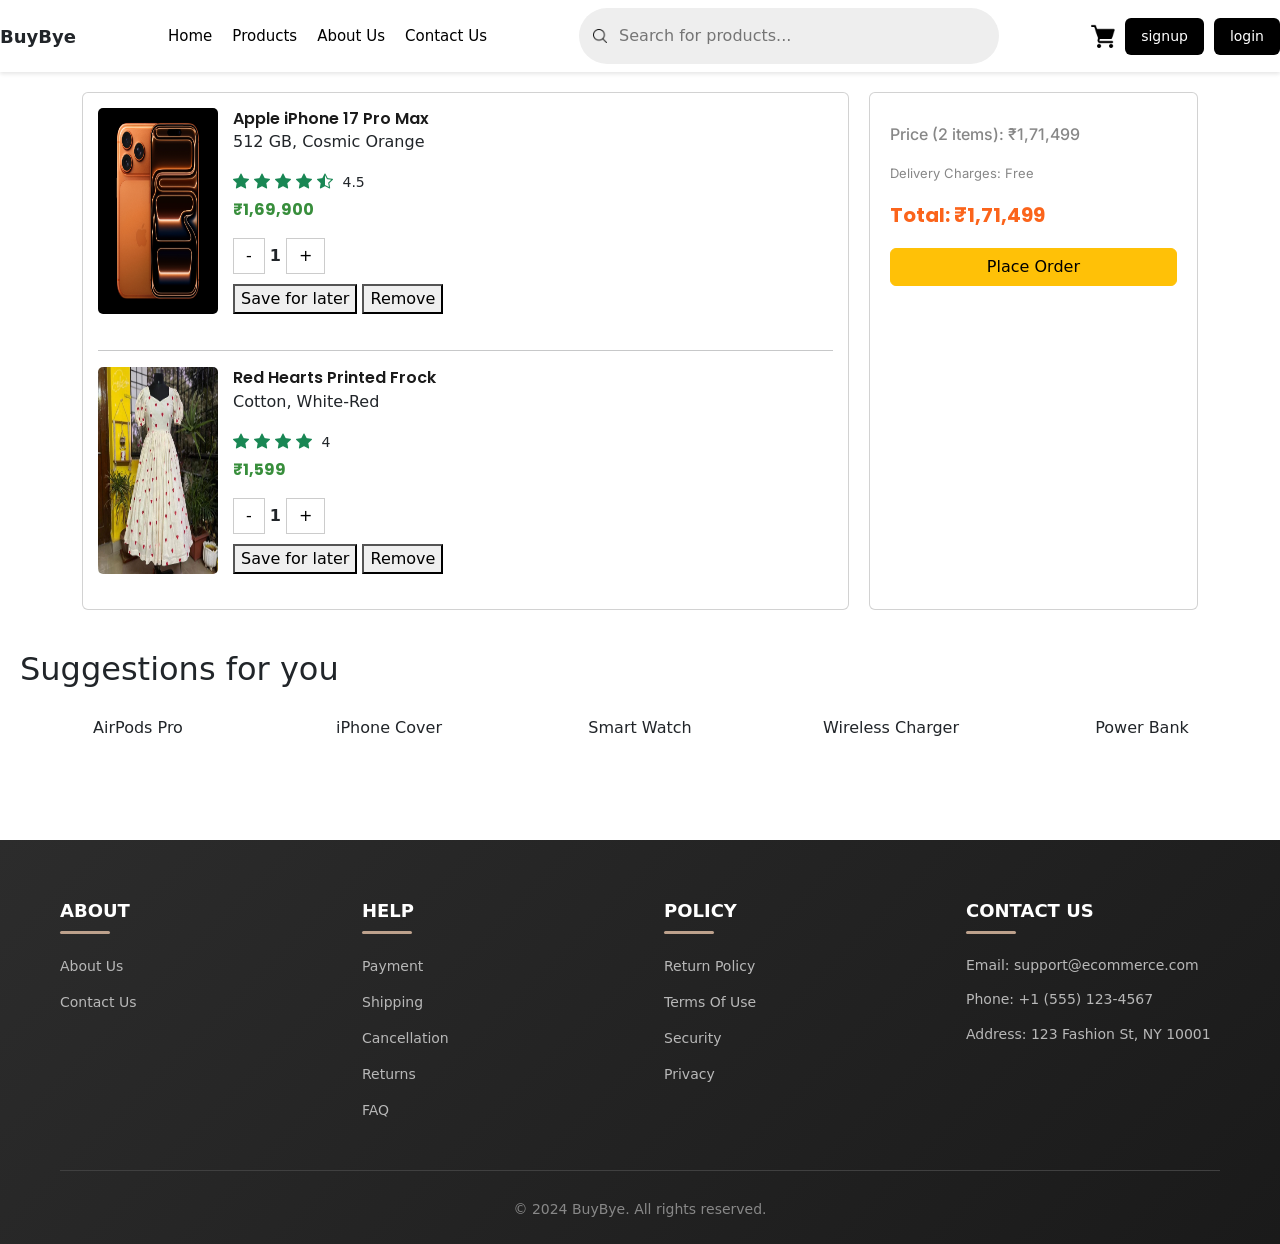
<file: screens/ecommerce.html>
<!DOCTYPE html>
<html lang="en">
<head>
    <meta charset="UTF-8">
    <title>Cart</title>
    <link rel="stylesheet" href="../styles/navbar-footer.css">
    <link rel="stylesheet" href="../styles/ecommerce.css">
    <link href="https://cdn.jsdelivr.net/npm/bootstrap@5.3.2/dist/css/bootstrap.min.css" rel="stylesheet">
     <link href="https://cdn.jsdelivr.net/npm/bootstrap-icons@1.11.1/font/bootstrap-icons.css" rel="stylesheet">
     <link href="https://fonts.googleapis.com/css2?family=Poppins:wght@500;600;700&family=Inter:wght@400;500;600&family=Outfit:wght@600;700&display=swap" rel="stylesheet">

</head>
<body>

    <!-- Nav Bar -->
    <header class="navbar">

        <!--Nav Left side logo Only-->
        <div class="nav-left">
            <span class="logo">
                BuyBye
            </span>
        </div>

        <!-- Navbar center links to other pages -->
        <div class="nav-center">
            <a href="../index.html">Home</a>
            <a href="./product.html">Products</a>
            <a href="./about.html">About Us</a>
            <a href="./contact.html">Contact Us</a>
        </div>

        <!-- Search bar -->
        <div class="search-container">
            <img src="../assets/home/search-icon.png" alt="Search" class="search-icon">
            <input type="text" class="search-bar" placeholder="Search for products...">
        </div>

        <!-- Navbar right side icons -->
        <div class="nav-right">
            <a href="./ecommerce.html" class="icon-btn">
                <img src="../assets/home/cart-img.png" alt="Cart" width="24" height="24">
            </a>
            <a href="./signup.html" class="btn-signup">signup</a>
            <a href="./Login.html" class="btn-login">login</a>
        </div>

    </header>

    <!-- <div class="header d-flex align-items-center px-4">
        <a href="../index.html" class="home-link d-flex align-items-center">
            <i class="bi bi-house-fill"></i>
            <span>Home</span>
        </a>
        <h1 class="cart-title mx-auto">My Cart</h1>
        <div class="header-icons d-flex align-items-center">
            <i class="bi bi-heart"></i>
            <i class="bi bi-person-circle"></i>
        </div>
    </div> -->

<div class="container">

    <div class="card cart-box">

        <div class="product">
            <img src="../assets/cartimages/iphone 17.jpg">
            <div class="product-info">
                <h2>Apple iPhone 17 Pro Max</h2>
                <p>512 GB, Cosmic Orange</p>
                <div class="rating mb-1">
              <i class="bi bi-star-fill text-success"></i>
              <i class="bi bi-star-fill text-success"></i>
              <i class="bi bi-star-fill text-success"></i>
              <i class="bi bi-star-fill text-success"></i>
             <i class="bi bi-star-half text-success"></i>
             <span class="ms-1 small">4.5</span>
             </div>
                <p class="price">₹1,69,900</p>

                <div class="qty-box">
                    <button>-</button>
                    <span>1</span>
                    <button>+</button>
                </div>

                <div class="cart-actions">
                    <button>Save for later</button>
                    <button>Remove</button>
                </div>
            </div>
        </div>

        <hr>

        <div class="product">
            <img src="../assets/cartimages/frock.jpg">
            <div class="product-info">
                <h2>Red Hearts Printed Frock</h2>
                <p>Cotton, White-Red</p>
                 <div class="rating mb-1">
                <i class="bi bi-star-fill text-success"></i>
                <i class="bi bi-star-fill text-success"></i>
                <i class="bi bi-star-fill text-success"></i>
                <i class="bi bi-star-fill text-success"></i>
                <i class="bi bi-star-none text-success"></i>
             <span class="ms-1 small">4</span>
             </div>
                <p class="price">₹1,599</p>

                <div class="qty-box">
                    <button>-</button>
                    <span>1</span>
                    <button>+</button>
                </div>

                <div class="cart-actions">
                    <button>Save for later</button>
                    <button>Remove</button>
                </div>
            </div>
        </div>

    </div>

   
    <div class="card summary">
        <h4>Price (2 items): ₹1,71,499</h3>
        <p>Delivery Charges: Free</p>
        <p class="total">Total: ₹1,71,499</p>
        <a href="../screens/address.html" class="btn btn-warning">Place Order</a>
    </div>

</div>


<div class="suggestions">
    <h2>Suggestions for you</h2>

    <div class="suggestion-cards">
        <div class="suggest-card">AirPods Pro</div>
        <div class="suggest-card">iPhone Cover</div>
        <div class="suggest-card">Smart Watch</div>
        <div class="suggest-card">Wireless Charger</div>
        <div class="suggest-card">Power Bank</div>
    </div>
</div>

<!-- Footer -->
<footer class="footer">
    <div class="footer-container">
        <div class="footer-content">
            <div class="footer-column">
                <h3 class="footer-heading">ABOUT</h3>
                <ul class="footer-links">
                    <li><a href="./about.html">About Us</a></li>
                    <li><a href="./contact.html">Contact Us</a></li>
                </ul>
            </div>

            <div class="footer-column">
                <h3 class="footer-heading">HELP</h3>
                <ul class="footer-links">
                    <li><a href="#">Payment</a></li>
                    <li><a href="#">Shipping</a></li>
                    <li><a href="#">Cancellation</a></li>
                    <li><a href="#">Returns</a></li>
                    <li><a href="#">FAQ</a></li>
                </ul>
            </div>

            <div class="footer-column">
                <h3 class="footer-heading">POLICY</h3>
                <ul class="footer-links">
                    <li><a href="#">Return Policy</a></li>
                    <li><a href="#">Terms Of Use</a></li>
                    <li><a href="#">Security</a></li>
                    <li><a href="#">Privacy</a></li>
                </ul>
            </div>

            <div class="footer-column">
                <h3 class="footer-heading">CONTACT US</h3>
                <ul class="footer-contact">
                    <li>Email: support@ecommerce.com</li>
                    <li>Phone: +1 (555) 123-4567</li>
                    <li>Address: 123 Fashion St, NY 10001</li>
                </ul>
            </div>
        </div>

        <div class="footer-bottom">
            <p>&copy; 2024 BuyBye. All rights reserved.</p>
        </div>
    </div>
</footer>

</body>
</html>
</file>
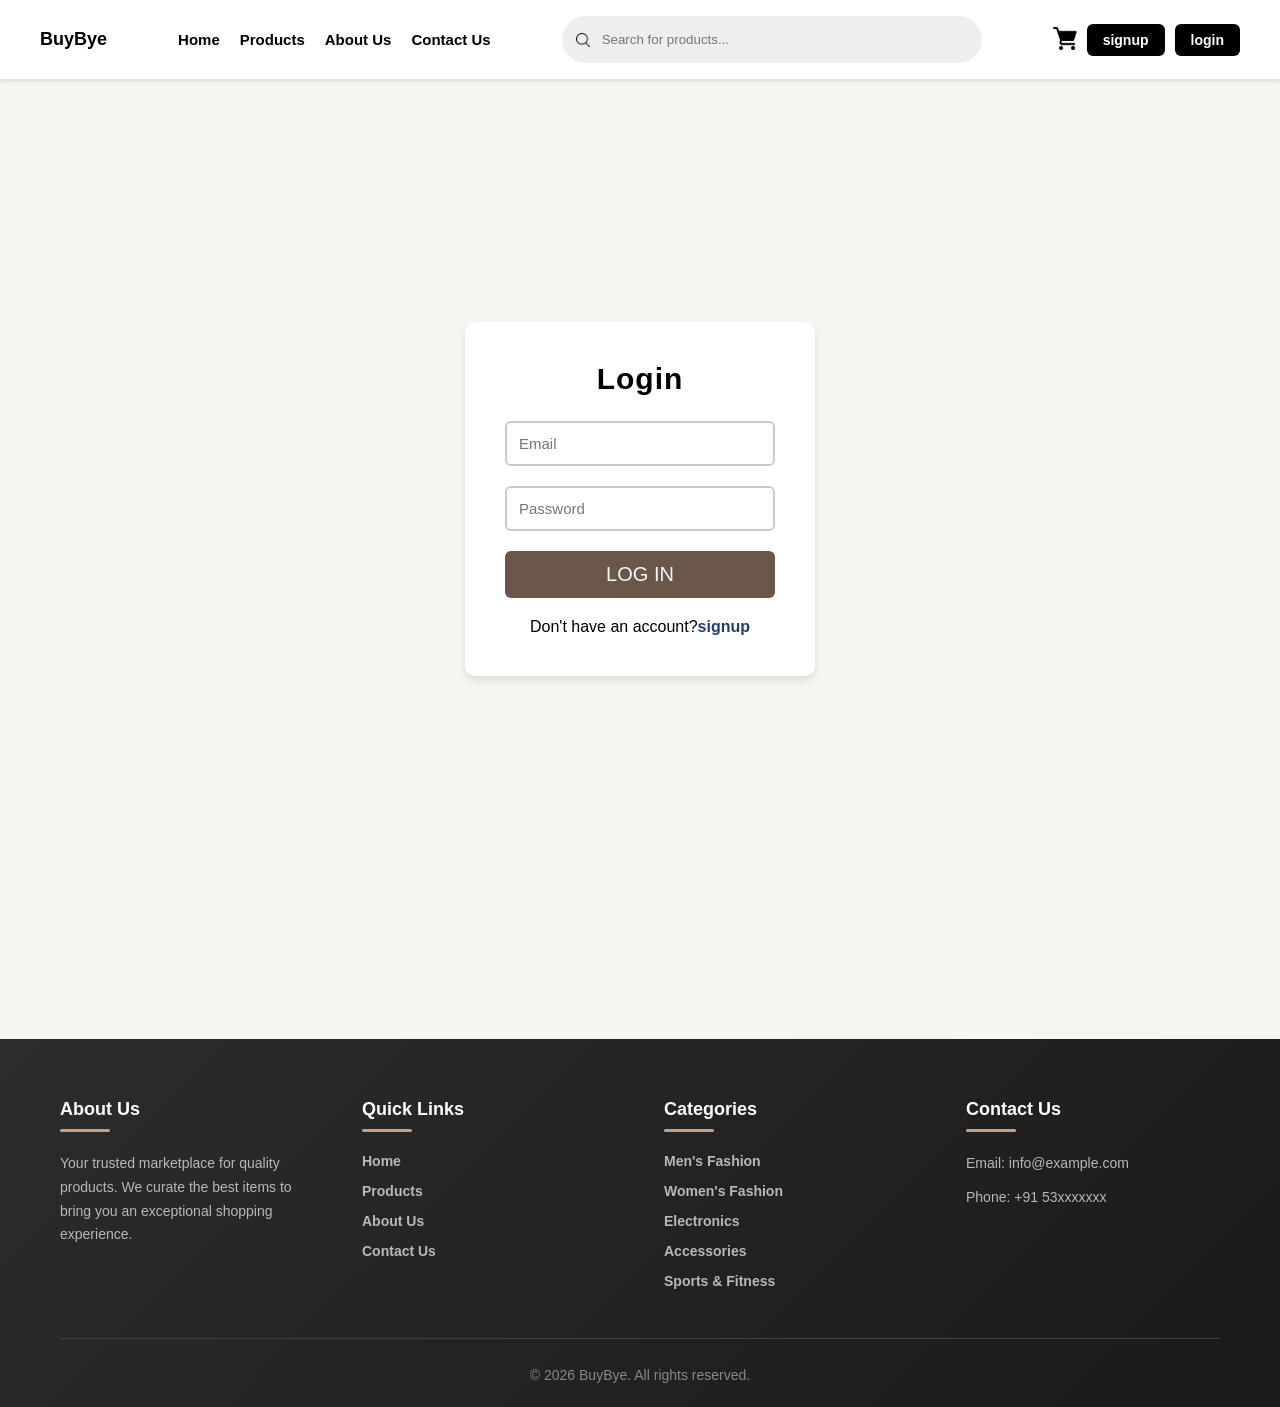
<file: screens/Login.html>
<!DOCTYPE html>
<html lang="en">
<head>
    <meta charset="UTF-8">
    <meta name="viewport" content="width=device-width, initial-scale=1.0">
    <title>Login</title>
    <link rel="stylesheet" href="../styles/navbar-footer.css">
    <link rel="stylesheet" href="../styles/Login.css">
</head>
<body>
    <header class="navbar">

        <!--Nav Left side logo Only-->
        <div class="nav-left">
            <span class="logo">
                BuyBye
            </span>
        </div>

        <!-- Navbar center links to other pages -->
        <div class="nav-center">
            <a href="../index.html">Home</a>
            <a href="./product.html">Products</a>
            <a href="./about.html">About Us</a>
            <a href="./contact.html">Contact Us</a>
        </div>

        <!-- Search bar -->
        <div class="search-container">
            <img src="../assets/home/search-icon.png" alt="Search" class="search-icon">
            <input type="text" class="search-bar" placeholder="Search for products...">
        </div>

        <!-- Navbar right side icons -->
        <div class="nav-right">
            <a href="./ecommerce.html" class="icon-btn">
                <img src="../assets/home/cart-img.png" alt="Cart" width="24" height="24">
            </a>
            <a href="./signup.html" class="btn-signup">signup</a>
            <a href="./Login.html" class="btn-login">login</a>
        </div>

    </header>
        <div class="containner">
            <div class="Login">
        <h1>Login</h1>
            <div class="one">
            <input type="email" placeholder="Email">
            </div>
            <div class="two">
            <input type="password" placeholder="Password">
            </div>
            <div class="button">
            <button type="submit">LOG IN</button>
        </div>
            <p> Don't have an account?<a href="./signup.html">signup</a></p>
            </div>
        </div>
    <!-- Footer -->
    <footer class="footer">
        <div class="footer-container">
            <div class="footer-content">
                <!-- About Section -->
                <div class="footer-column">
                    <h3 class="footer-heading">About Us</h3>
                    <p>Your trusted marketplace for quality products. We curate the best items to bring you an exceptional shopping experience.</p>
                </div>

                <!-- Quick Links -->
                <div class="footer-column">
                    <h3 class="footer-heading">Quick Links</h3>
                    <ul class="footer-links">
                        <li><a href="../index.html">Home</a></li>
                        <li><a href="./product.html">Products</a></li>
                        <li><a href="./about.html">About Us</a></li>
                        <li><a href="./contact.html">Contact Us</a></li>
                    </ul>
                </div>

                <!-- Categories -->
                <div class="footer-column">
                    <h3 class="footer-heading">Categories</h3>
                    <ul class="footer-links">
                        <li><a href="#">Men's Fashion</a></li>
                        <li><a href="#">Women's Fashion</a></li>
                        <li><a href="#">Electronics</a></li>
                        <li><a href="#">Accessories</a></li>
                        <li><a href="#">Sports & Fitness</a></li>
                    </ul>
                </div>

                <!-- Contact Info -->
                <div class="footer-column">
                    <h3 class="footer-heading">Contact Us</h3>
                    <ul class="footer-contact">
                        <li>Email: info@example.com</li>
                        <li>Phone: +91 53xxxxxxx</li>
                    </ul>
                </div>
            </div>

            <!-- Footer Bottom -->
            <div class="footer-bottom">
                <p>&copy; 2026 BuyBye. All rights reserved.</p>
                </div>
            </div>
        </div>
    </footer>
</body>
</html>
</file>
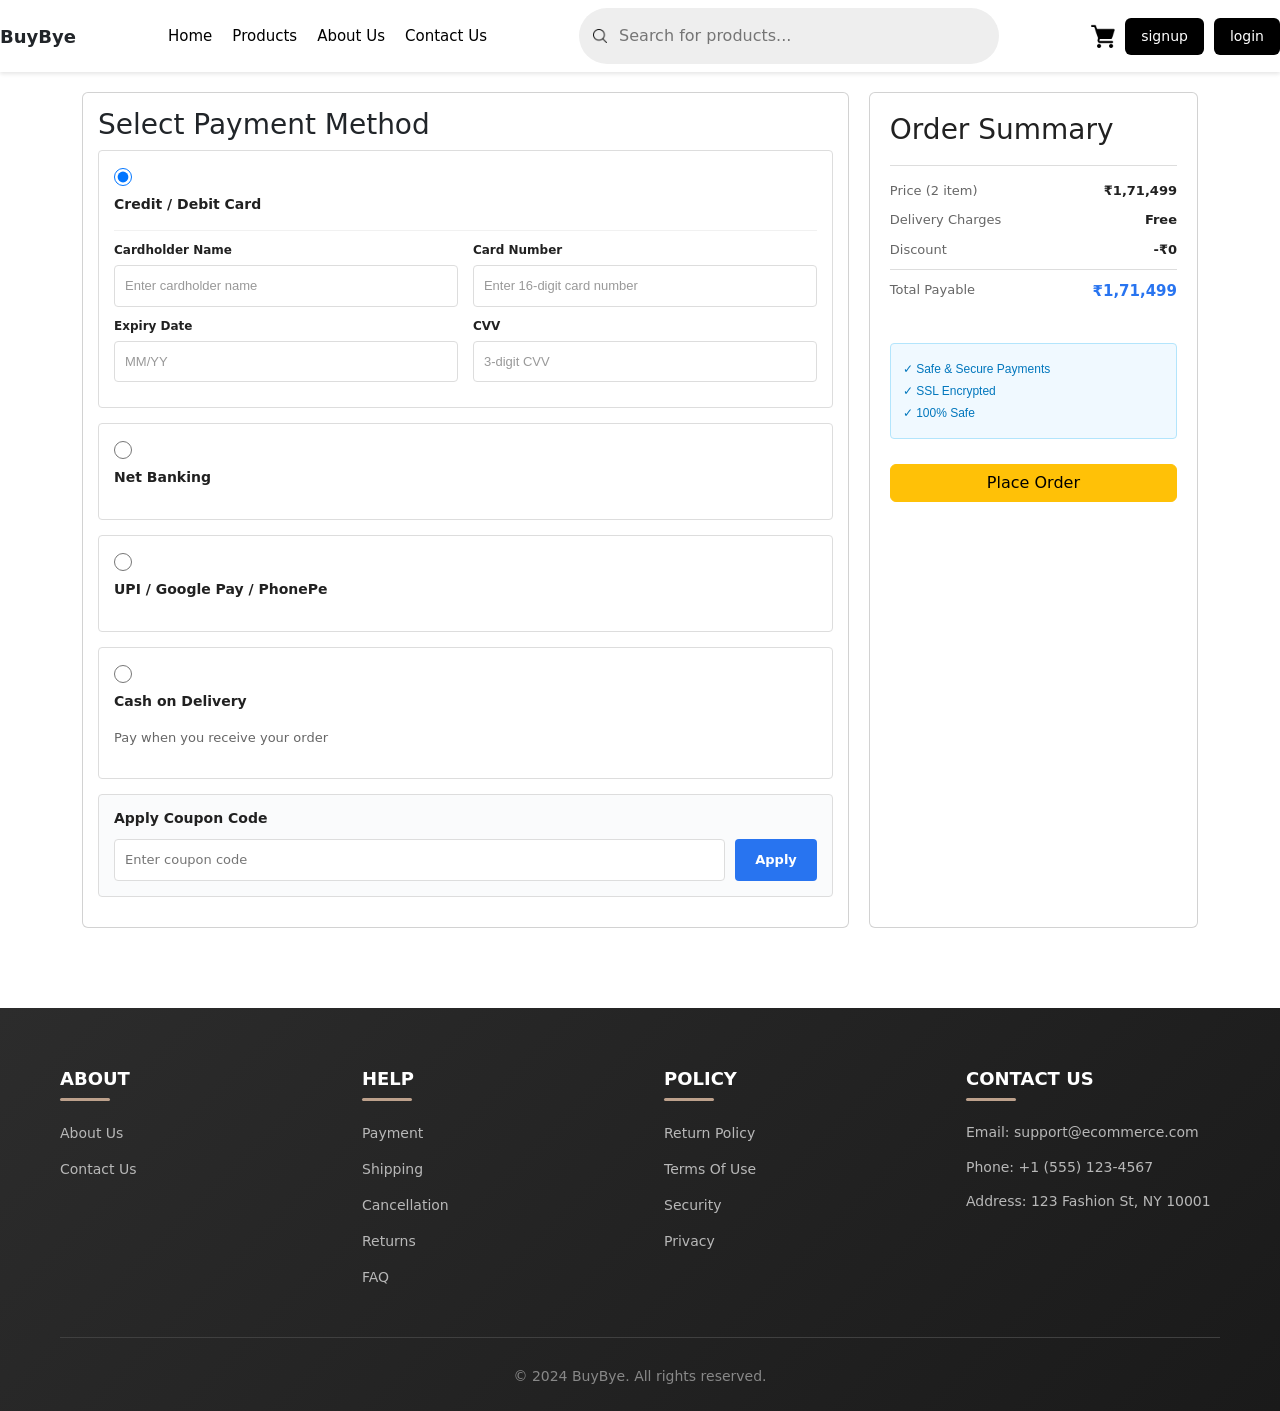
<file: screens/payment.html>
<!DOCTYPE html>
<html>
<head>
    <title>Payment - Select Payment Method</title>
    <link rel="stylesheet" href="../styles/navbar-footer.css">
    <link rel="stylesheet" href="../styles/ecommerce.css">
    <link href="https://cdn.jsdelivr.net/npm/bootstrap@5.3.2/dist/css/bootstrap.min.css" rel="stylesheet">
     <link href="https://cdn.jsdelivr.net/npm/bootstrap-icons@1.11.1/font/bootstrap-icons.css" rel="stylesheet">
     <link href="https://fonts.googleapis.com/css2?family=Poppins:wght@500;600&display=swap" rel="stylesheet">

</head>
<body>

<!-- Nav Bar -->
<header class="navbar">

    <!--Nav Left side logo Only-->
    <div class="nav-left">
        <span class="logo">
            BuyBye
        </span>
    </div>

    <!-- Navbar center links to other pages -->
    <div class="nav-center">
        <a href="../index.html">Home</a>
        <a href="./product.html">Products</a>
        <a href="./about.html">About Us</a>
        <a href="./contact.html">Contact Us</a>
    </div>

    <!-- Search bar -->
    <div class="search-container">
        <img src="../assets/home/search-icon.png" alt="Search" class="search-icon">
        <input type="text" class="search-bar" placeholder="Search for products...">
    </div>

    <!-- Navbar right side icons -->
    <div class="nav-right">
        <a href="./ecommerce.html" class="icon-btn">
            <img src="../assets/home/cart-img.png" alt="Cart" width="24" height="24">
        </a>
        <a href="./signup.html" class="btn-signup">signup</a>
        <a href="./Login.html" class="btn-login">login</a>
    </div>

</header>

<!-- <div class="header d-flex align-items-center px-4">
    <a href="../screens/address.html" class="home-link d-flex align-items-center">
        <i class="bi bi-arrow-left"></i>
        <span>Back</span>
    </a>
    <h1 class="cart-title mx-auto">Payment Method</h1>
    <div class="header-icons d-flex align-items-center">
        <i class="bi bi-heart"></i>
        <i class="bi bi-person-circle"></i>
    </div>
</div> -->

<div class="container">
    <div class="card cart-box">
        <div class="section-header">
            <h3>Select Payment Method</h3>
        </div>

        <!-- Credit Card Option -->
        <div class="payment-card">
            <div class="payment-radio-wrapper">
                <input type="radio" name="payment" id="card" checked>
            </div>
            <label for="card" class="payment-label">
                <div class="payment-header">
                    <div class="payment-icon-name">
                        <h4>Credit / Debit Card</h4>
                    </div>
                </div>
                <div class="payment-form-content" id="cardForm">
                    <div class="form-row">
                        <div class="form-group">
                            <label>Cardholder Name</label>
                            <input type="text" placeholder="Enter cardholder name" class="form-input">
                        </div>
                        <div class="form-group">
                            <label>Card Number</label>
                            <input type="text" placeholder="Enter 16-digit card number" class="form-input">
                        </div>
                    </div>
                    
                    <div class="form-row">
                        <div class="form-group">
                            <label>Expiry Date</label>
                            <input type="text" placeholder="MM/YY" class="form-input">
                        </div>
                        <div class="form-group">
                            <label>CVV</label>
                            <input type="text" placeholder="3-digit CVV" class="form-input">
                        </div>
                    </div>
                </div>
            </label>
        </div>

        <!-- Debit Card Option -->
        <div class="payment-card">
            <div class="payment-radio-wrapper">
                <input type="radio" name="payment" id="debit">
            </div>
            <label for="debit" class="payment-label">
                <div class="payment-header">
                    <div class="payment-icon-name">
                        <h4>Net Banking</h4>
                    </div>
                </div>
                <div class="payment-form-content" id="bankForm" style="display:none;">
                    <div class="bank-list">
                        <div class="bank-option">
                            <input type="radio" name="bank" id="sbi">
                            <label for="sbi">State Bank of India (SBI)</label>
                        </div>
                        <div class="bank-option">
                            <input type="radio" name="bank" id="hdfc">
                            <label for="hdfc">HDFC Bank</label>
                        </div>
                        <div class="bank-option">
                            <input type="radio" name="bank" id="icici">
                            <label for="icici">ICICI Bank</label>
                        </div>
                        <div class="bank-option">
                            <input type="radio" name="bank" id="axis">
                            <label for="axis">Axis Bank</label>
                        </div>
                        <div class="bank-option">
                            <input type="radio" name="bank" id="kotak">
                            <label for="kotak">Kotak Mahindra Bank</label>
                        </div>
                    </div>
                </div>
            </label>
        </div>

        <!-- UPI Option -->
        <div class="payment-card">
            <div class="payment-radio-wrapper">
                <input type="radio" name="payment" id="upi">
            </div>
            <label for="upi" class="payment-label">
                <div class="payment-header">
                    <div class="payment-icon-name">
                        <h4>UPI / Google Pay / PhonePe</h4>
                    </div>
                </div>
                <div class="payment-form-content" id="upiForm" style="display:none;">
                    <div class="form-group">
                        <label>UPI ID</label>
                        <input type="text" placeholder="yourname@bankname" class="form-input">
                    </div>
                    <p class="info-text">You will be redirected to your payment app</p>
                </div>
            </label>
        </div>


        <!-- Cash on Delivery Option -->
        <div class="payment-card">
            <div class="payment-radio-wrapper">
                <input type="radio" name="payment" id="cod">
            </div>
            <label for="cod" class="payment-label">
                <div class="payment-header">
                    <div class="payment-icon-name">
                        <h4>Cash on Delivery</h4>
                    </div>
                </div>
                <p class="cod-info">Pay when you receive your order</p>
            </label>
        </div>

        <!-- Coupon Section -->
        <div class="coupon-section">
            <h3>Apply Coupon Code</h3>
            <div class="coupon-input-group">
                <input type="text" placeholder="Enter coupon code" class="coupon-input">
                <button class="apply-coupon-btn">Apply</button>
            </div>
        </div>

    </div>

    <!-- Summary Section -->
    <div class="card summary">
        <div class="summary-header"><h3>Order Summary</h3></div>
        <div class="summary-details">
            <div class="summary-item">
                <span>Price (2 item)</span>
                <span>₹1,71,499</span>
            </div>
            <div class="summary-item">
                <span>Delivery Charges</span>
                <span class="free">Free</span>
            </div>
            <div class="summary-item">
                <span>Discount</span>
                <span class="discount">-₹0</span>
            </div>
            <div class="summary-divider"></div>
            <div class="summary-item total-item">
                <span>Total Payable</span>
                <span>₹1,71,499</span>
            </div>
        </div>

        <div class="security-info">
            <p>✓ Safe & Secure Payments</p>
            <p>✓ SSL Encrypted</p>
            <p>✓ 100% Safe</p>
        </div>

        <button class="btn btn-warning place-order-btn">Place Order</button>
    </div>

</div>

<script>
    // Payment method switching
    const paymentOptions = document.querySelectorAll('input[name="payment"]');
    const formContents = {
        'card': document.getElementById('cardForm'),
        'debit': document.getElementById('bankForm'),
        'upi': document.getElementById('upiForm'),
        'wallet': null,
        'cod': null
    };

    paymentOptions.forEach(option => {
        option.addEventListener('change', function() {
            // Hide all forms
            Object.values(formContents).forEach(form => {
                if (form) form.style.display = 'none';
            });
            
            // Show selected form
            if (formContents[this.id]) {
                formContents[this.id].style.display = 'block';
            }
        });
    });

    // Apply coupon button
    document.querySelector('.apply-coupon-btn').addEventListener('click', function() {
        const couponCode = document.querySelector('.coupon-input').value;
        if (couponCode) {
            alert('Coupon "' + couponCode + '" applied successfully!');
        } else {
            alert('Please enter a coupon code');
        }
    });

    // Place order
    document.querySelector('.place-order-btn').addEventListener('click', function() {
        const selectedPayment = document.querySelector('input[name="payment"]:checked').id;
        alert('Order placed successfully with ' + selectedPayment.toUpperCase() + '!');
    });
</script>

<!-- Footer -->
<footer class="footer">
    <div class="footer-container">
        <div class="footer-content">
            <div class="footer-column">
                <h3 class="footer-heading">ABOUT</h3>
                <ul class="footer-links">
                    <li><a href="./about.html">About Us</a></li>
                    <li><a href="./contact.html">Contact Us</a></li>
                </ul>
            </div>

            <div class="footer-column">
                <h3 class="footer-heading">HELP</h3>
                <ul class="footer-links">
                    <li><a href="#">Payment</a></li>
                    <li><a href="#">Shipping</a></li>
                    <li><a href="#">Cancellation</a></li>
                    <li><a href="#">Returns</a></li>
                    <li><a href="#">FAQ</a></li>
                </ul>
            </div>

            <div class="footer-column">
                <h3 class="footer-heading">POLICY</h3>
                <ul class="footer-links">
                    <li><a href="#">Return Policy</a></li>
                    <li><a href="#">Terms Of Use</a></li>
                    <li><a href="#">Security</a></li>
                    <li><a href="#">Privacy</a></li>
                </ul>
            </div>

            <div class="footer-column">
                <h3 class="footer-heading">CONTACT US</h3>
                <ul class="footer-contact">
                    <li>Email: support@ecommerce.com</li>
                    <li>Phone: +1 (555) 123-4567</li>
                    <li>Address: 123 Fashion St, NY 10001</li>
                </ul>
            </div>
        </div>

        <div class="footer-bottom">
            <p>&copy; 2024 BuyBye. All rights reserved.</p>
        </div>
    </div>
</footer>

</body>
</html>
</file>
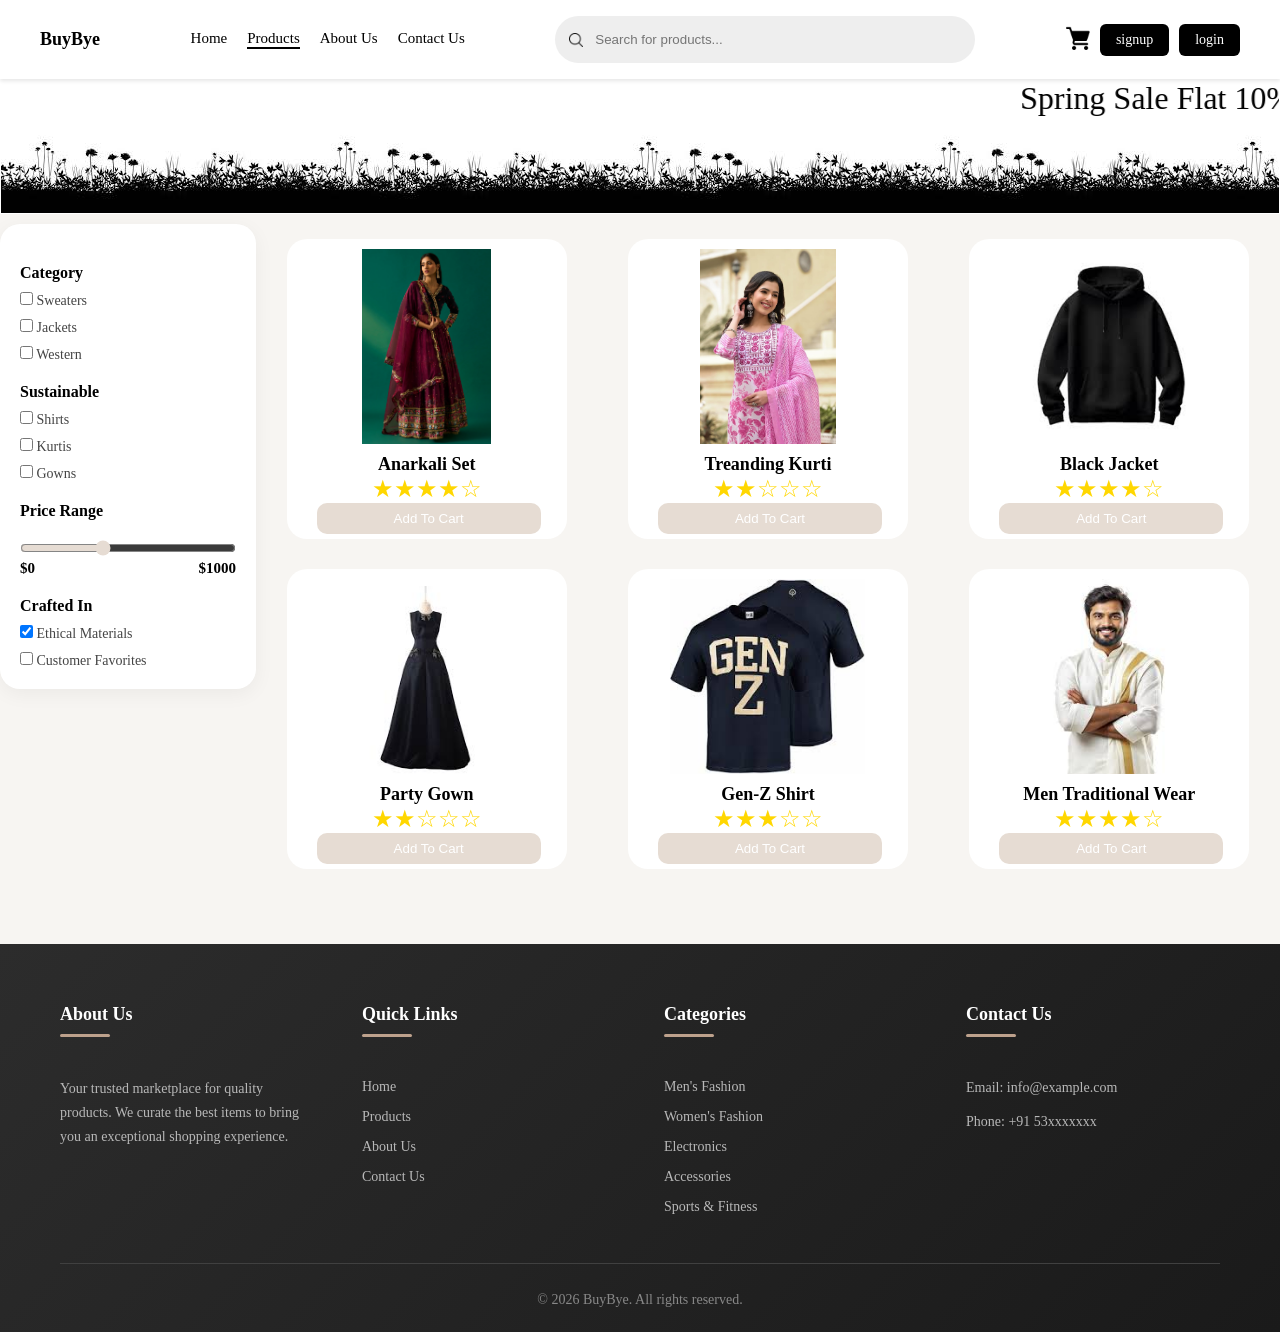
<file: screens/product.html>
<!DOCTYPE html>
<html lang="en">
<head>
    <meta charset="UTF-8">
    <meta name="viewport" content="width=device-width, initial-scale=1.0">
    <title>Document</title>
    <link rel="stylesheet" href="../styles/product.css">
    <link rel="stylesheet" href="../styles/navbar-footer.css">
</head>
<body>
    <div class="outer">
    <header class="navbar">

        <!--Nav Left side logo Only-->
        <div class="nav-left">
            <span class="logo">
                BuyBye
            </span>
        </div>

        <!-- Navbar center links to other pages -->
        <div class="nav-center">
            <a href="../index.html">Home</a>
            <a href="./product.html" class="current-page">Products</a>
            <a href="./about.html">About Us</a>
            <a href="./contact.html">Contact Us</a>
        </div>

        <!-- Search bar -->
        <div class="search-container">
            <img src="../assets/home/search-icon.png" alt="Search" class="search-icon">
            <input type="text" class="search-bar" placeholder="Search for products...">
        </div>

        <!-- Navbar right side icons -->
        <div class="nav-right">
            <a href="./ecommerce.html" class="icon-btn">
                <img src="../assets/home/cart-img.png" alt="Cart" width="24" height="24">
            </a>
            <a href="./signup.html" class="btn-signup">signup</a>
            <a href="./Login.html" class="btn-login">login</a>
        </div>

    </header>

    <section id="offer">
        
        <marquee behavior="scroll" direction="left" scrollamount=20>spring sale flat 10% off on new arrivals</marquee>
        
    </section>
    <main>
       <aside class="filters">

  <h3 class="filter-title">Category</h3>
  <div class="filter-group">
    <label><input type="checkbox"> Sweaters</label>
    <label><input type="checkbox"> Jackets</label>
      <label><input type="checkbox"> Western</label>
  </div>

  <h3 class="filter-title">Sustainable</h3>
  <div class="filter-group">
    <label><input type="checkbox"> Shirts</label>
    <label><input type="checkbox"> kurtis</label>
    <label><input type="checkbox"> gowns</label>
</div>


  <h3 class="filter-title">Price Range</h3>
  
  <input type="range" min="1000" max="5000" value="2500" class="price-range">
  <div id="price"><h1>$0</h1><h1>$1000</h1></div>
  <h3 class="filter-title">Crafted In</h3>
  <div class="filter-group">
    <label><input type="checkbox" checked> Ethical Materials</label>
    <label><input type="checkbox"> Customer Favorites</label>
  </div>

</aside>

        <section id="container">
            <a href="product-1-details.html"><div class="product">
                <section id="image">
                <img src="../assets/product-details/mainProd.png" alt="product1">
                </section> 
                <section id="description">Anarkali set</section>
                <section id="review" class="stars">
                     ★★★★☆
                        </section>
                 <button type="submit">add to cart</button>
            </div>
            </a>
 <a href="product-2-details.html">
              <div class="product">
                <section id="image">
                <img src="../assets/product-details/mainprod-2.png" alt="product1">
                </section> 
                <section id="description">Treanding kurti</section>
                <section id="review" class="stars">
                     ★★☆☆☆
                        </section>
                 <button type="submit">add to cart</button>
            </div>
</a>
 <a href="#"><div class="product">
                <section id="image">
                <img src="../assets/product/black hoodie.png" alt="product1">
                </section> 
                <section id="description">Black jacket</section>
                <section id="review" class="stars">
                     ★★★★☆
                        </section>
                 <button type="submit">add to cart</button>
            </div>
            </a>
 <a href="#">
              <div class="product">
                <section id="image">
                <img src="../assets/product/party gown.jfif" alt="product1">
                </section> 
                <section id="description">party gown</section>
                <section id="review" class="stars">
                     ★★☆☆☆
                        </section>
                 <button type="submit">add to cart</button>
            </div>
</a>
<a href="#">
              <div class="product">
                <section id="image">
                <img src="../assets/product/gen-Z.jfif" alt="product1">
                </section> 
                <section id="description">gen-z shirt</section>
                <section id="review" class="stars">
                     ★★★☆☆
                        </section>
                 <button type="submit">add to cart</button>
            </div>
</a>
  <a href="#">  
             <div class="product">
                <section id="image">
                <img src="../assets/product/men traditional wear.jfif" alt="product1">
                </section> 
                <section id="description">Men traditional wear</section>
                <section id="review" class="stars">
                     ★★★★☆
                        </section>
                 <button type="submit">add to cart</button>
            </div>
        </section>
        </a>


    </main>
     <!-- Footer -->
    <footer class="footer">
        <div class="footer-container">
            <div class="footer-content">
                <!-- About Section -->
                <div class="footer-column">
                    <h3 class="footer-heading">About Us</h3>
                    <p>Your trusted marketplace for quality products. We curate the best items to bring you an exceptional shopping experience.</p>
                </div>

                <!-- Quick Links -->
                <div class="footer-column">
                    <h3 class="footer-heading">Quick Links</h3>
                    <ul class="footer-links">
                        <li><a href="../index.html">Home</a></li>
                        <li><a href="./product.html">Products</a></li>
                        <li><a href="./about.html">About Us</a></li>
                        <li><a href="./contact.html">Contact Us</a></li>
                    </ul>
                </div>

                <!-- Categories -->
                <div class="footer-column">
                    <h3 class="footer-heading">Categories</h3>
                    <ul class="footer-links">
                        <li><a href="#">Men's Fashion</a></li>
                        <li><a href="#">Women's Fashion</a></li>
                        <li><a href="#">Electronics</a></li>
                        <li><a href="#">Accessories</a></li>
                        <li><a href="#">Sports & Fitness</a></li>
                    </ul>
                </div>

                <!-- Contact Info -->
                <div class="footer-column">
                    <h3 class="footer-heading">Contact Us</h3>
                    <ul class="footer-contact">
                        <li>Email: info@example.com</li>
                        <li>Phone: +91 53xxxxxxx</li>
                    </ul>
                </div>
            </div>

            <!-- Footer Bottom -->
            <div class="footer-bottom">
                <p>&copy; 2026 BuyBye. All rights reserved.</p>
                </div>
            </div>
        </div>
    </footer>

    </div>
</body>
</html>
</file>
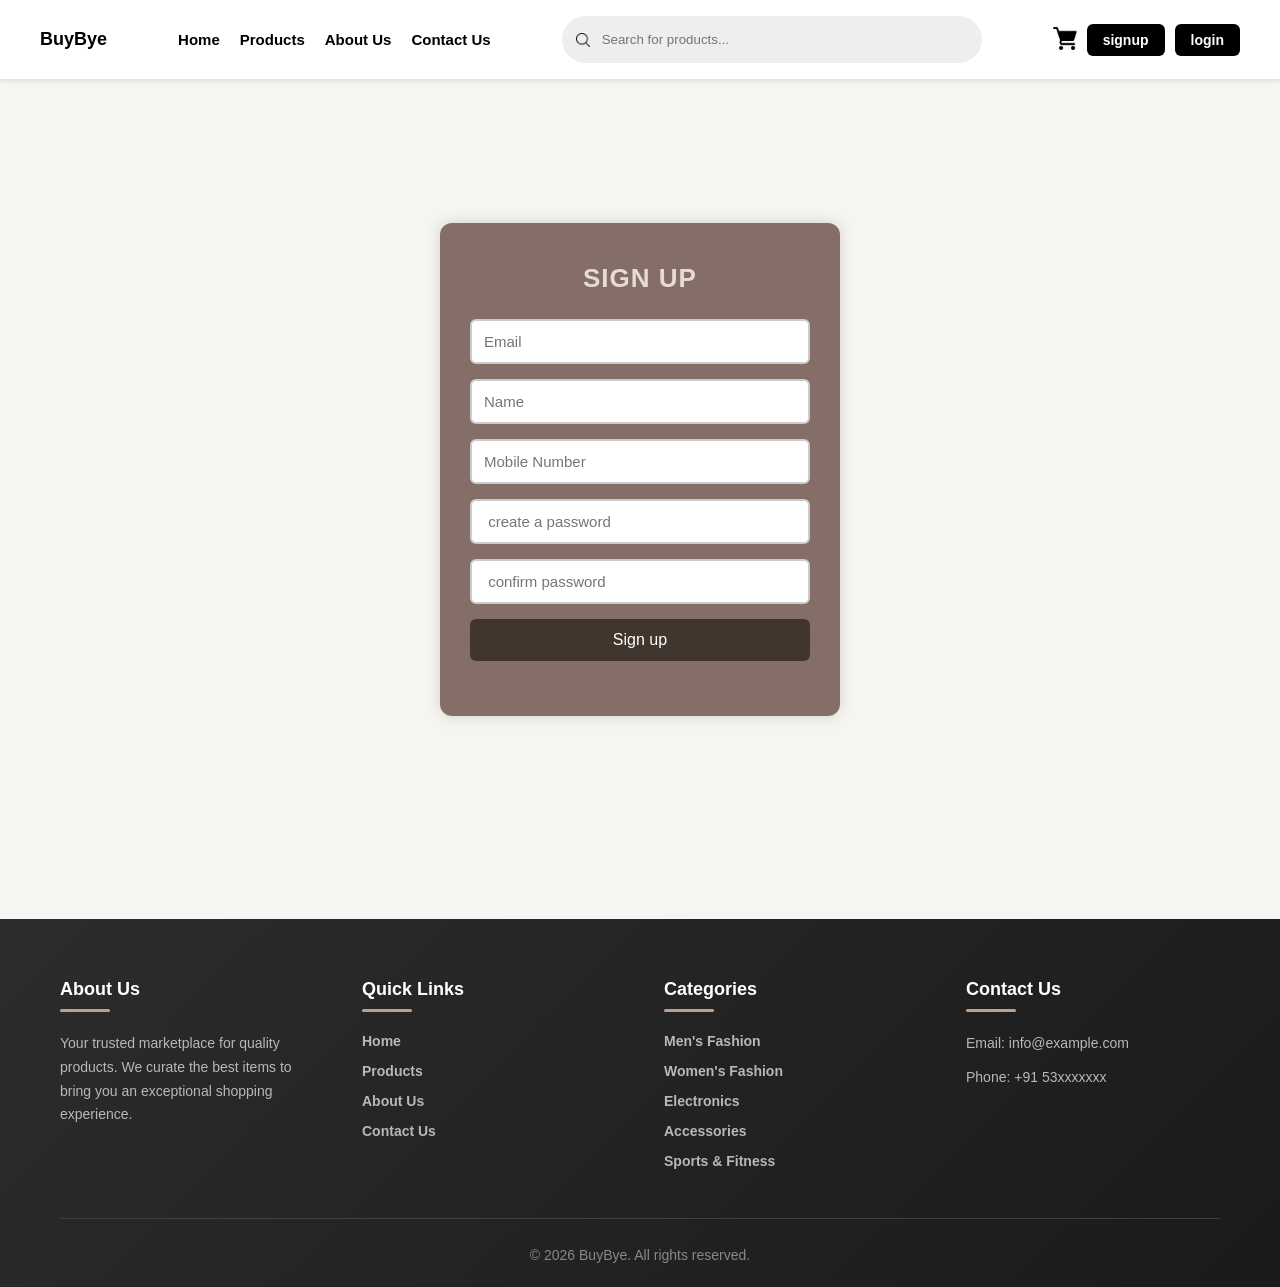
<file: screens/signup.html>
<!DOCTYPE html>
<html lang="en">
<head>
    <meta charset="UTF-8">
    <meta name="viewport" content="width=device-width, initial-scale=1.0">
    <title>Document</title>
    <link rel="stylesheet" href="../styles/navbar-footer.css">
    <link rel="stylesheet" href="../styles/Signup.css">
</head>
<body>
    <header class="navbar">
         <!--Nav Left side logo Only-->
        <div class="nav-left">
            <span class="logo">
                BuyBye
            </span>
        </div>
        <!-- Navbar center links to other pages -->
        <div class="nav-center">
            <a href="../index.html">Home</a>
            <a href="./product.html">Products</a>
            <a href="./about.html">About Us</a>
            <a href="./contact.html">Contact Us</a>
        </div>

        <!-- Search bar -->
        <div class="search-container">
            <img src="../assets/home/search-icon.png" alt="Search" class="search-icon">
            <input type="text" class="search-bar" placeholder="Search for products...">
        </div>

        <!-- Navbar right side icons -->
        <div class="nav-right">
            <a href="./ecommerce.html" class="icon-btn">
                <img src="../assets/home/cart-img.png" alt="Cart" width="24" height="24">
            </a>
            <a href="./signup.html" class="btn-signup">signup</a>
            <a href="./Login.html" class="btn-login">login</a>
        </div>
    </header>
    <div class="containner">
    <div class="signup">
        <h1>SIGN UP</h1>
        <div class="one">
        <input type="email" placeholder="Email">
        </div>
        <div class="two">
        <input type="text" placeholder="Name">
        </div>
        <div class="three">
        <input type="tel" placeholder="Mobile Number">
        </div>
        <div class="four">
        <input type="password" placeholder=" create a password">
        </div>
        <div class="five">
        <input type="password" placeholder=" confirm password">
        </div>
        <div class="button">
        <button type="submit">Sign up</button>
    </div>
    </div>
    </div>
</div>
<footer class="footer">
        <div class="footer-container">
            <div class="footer-content">
                <!-- About Section -->
                <div class="footer-column">
                    <h3 class="footer-heading">About Us</h3>
                    <p>Your trusted marketplace for quality products. We curate the best items to bring you an exceptional shopping experience.</p>
                </div>

                <!-- Quick Links -->
                <div class="footer-column">
                    <h3 class="footer-heading">Quick Links</h3>
                    <ul class="footer-links">
                        <li><a href="../index.html">Home</a></li>
                        <li><a href="./product.html">Products</a></li>
                        <li><a href="./about.html">About Us</a></li>
                        <li><a href="./contact.html">Contact Us</a></li>
                    </ul>
                </div>

                <!-- Categories -->
                <div class="footer-column">
                    <h3 class="footer-heading">Categories</h3>
                    <ul class="footer-links">
                        <li><a href="#">Men's Fashion</a></li>
                        <li><a href="#">Women's Fashion</a></li>
                        <li><a href="#">Electronics</a></li>
                        <li><a href="#">Accessories</a></li>
                        <li><a href="#">Sports & Fitness</a></li>
                    </ul>
                </div>

                <!-- Contact Info -->
                <div class="footer-column">
                    <h3 class="footer-heading">Contact Us</h3>
                    <ul class="footer-contact">
                        <li>Email: info@example.com</li>
                        <li>Phone: +91 53xxxxxxx</li>
                    </ul>
                </div>
            </div>

            <!-- Footer Bottom -->
            <div class="footer-bottom">
                <p>&copy; 2026 BuyBye. All rights reserved.</p>
                </div>
            </div>
        </div>
    </footer>
</body>
</html>
</file>
<file: styles/navbar-footer.css>
/* NAVBAR */
.navbar {
  position: sticky;
  top: 0;
  z-index: 1000;
  display: flex;
  align-items: center;
  justify-content: space-between;
  padding: 16px 40px;
  background-color: #fff;
  gap: 20px;
  box-shadow: 0 2px 4px rgba(0, 0, 0, 0.1);
}

.logo {
  font-size: 18px;
  font-weight: 700;
}

.nav-center {
  display: flex;
  gap: 20px;
}

.nav-center a {
  text-decoration: none;
  color: #000;
  font-size: 15px;
}

.current-page {
  border-bottom: 2px solid #000;
}

.search-container {
  position: relative;
  flex: 1;
  max-width: 420px;
}

.search-icon {
  position: absolute;
  top: 50%;
  left: 14px;
  transform: translateY(-50%);
  width: 14px;
}

.search-bar {
  width: 100%;
  padding: 16px 40px;
  border: none;
  border-radius: 40px;
  background-color: #eee;
  outline: none;
}

.nav-right {
  display: flex;
  align-items: center;
  gap: 10px;
}

.btn-signup,
.btn-login {
  background-color: #000;
  color: #fff;
  padding: 8px 16px;
  border-radius: 6px;
  text-decoration: none;
  font-size: 14px;
}

/* MOBILE */
@media (max-width: 900px) {
  .navbar {
    flex-wrap: wrap;
  }

  .nav-center {
    width: 100%;
    justify-content: center;
  }

  .search-container {
    width: 100%;
  }
}

/* FOOTER */
.footer {
  background: linear-gradient(135deg, #2c2c2c 0%, #1a1a1a 100%);
  color: #fff;
  padding: 60px clamp(24px, 6vw, 60px) 24px;
  margin-top: 60px;
}

.footer-container {
  max-width: 1400px;
  margin: 0 auto;
}

.footer-content {
  display: grid;
  grid-template-columns: repeat(auto-fit, minmax(240px, 1fr));
  gap: 48px;
  margin-bottom: 48px;
}

.footer-column p {
  color: #b8b8b8;
  font-size: 14px;
  line-height: 1.7;
  margin: 0;
}

.footer-heading {
  font-size: 18px;
  font-weight: 600;
  color: #fff;
  margin-bottom: 20px;
  position: relative;
  padding-bottom: 12px;
}

.footer-heading::after {
  content: '';
  position: absolute;
  bottom: 0;
  left: 0;
  width: 50px;
  height: 3px;
  background: #bda18c;
  border-radius: 2px;
}

.footer-links,
.footer-contact {
  list-style: none;
  padding: 0;
  margin: 0;
  display: flex;
  flex-direction: column;
  gap: 12px;
}

.footer-links a {
  text-decoration: none;
  color: #b8b8b8;
  font-size: 14px;
  transition: all 0.3s ease;
  display: inline-block;
}

.footer-links a:hover {
  color: #fff;
  padding-left: 8px;
}

.footer-contact li {
  color: #b8b8b8;
  font-size: 14px;
  line-height: 1.6;
}

.footer-bottom {
  margin-top: 40px;
  padding-top: 28px;
  border-top: 1px solid #404040;
  text-align: center;
}

.footer-bottom p {
  color: #888;
  font-size: 14px;
  margin: 0;
}

@media (max-width: 768px) {
  .footer {
    padding: 40px 24px 20px;
    margin-top: 40px;
  }

  .footer-content {
    grid-template-columns: 1fr;
    gap: 32px;
  }

  .footer-column {
    text-align: center;
  }

  .footer-heading::after {
    left: 50%;
    transform: translateX(-50%);
  }

  .footer-links a:hover {
    padding-left: 0;
  }
}
</file>
<file: styles/about.css>
/* About Us Page Styles */
* {
    margin: 0;
    padding: 0;
    box-sizing: border-box;
}

body {
    font-family: 'Poppins', sans-serif;
    background-color: #F7F5F2;
    color: #3F352C;
    line-height: 1.5;
}

.container {

    margin: 0 auto;
    padding: 0 20px;

}

/* About Hero  */
.about-hero {
    padding: 40px 0;
    background-color: #FFFFFF;
    text-align: center;
}

.about-hero h1 {
    font-family: 'Montserrat', sans-serif;
    font-size: 32px;
    color: #000000;
    margin-bottom: 16px;
}

.hero-subtitle {
    font-size: 16px;
    max-width: 800px;
    margin: 0 auto 16px;
    color: #3F352C;
}

.about-hero p {
    font-size: 18px;
}

/* Mission Section */
.mission-section {
    padding: 40px 0;
    background-color: #F7F5F2;
}

.mission-content {
    display: flex;
    flex-direction: column;
    gap: 40px;
    align-items: center;
    text-align: center;
}

.mission-text h2 {
    font-family: 'Montserrat', sans-serif;
    font-size: 28px;
    color: #000000;
    margin-bottom: 16px;

}

.mission-statement {
    font-size: 22px;
    font-weight: 500;
    margin-bottom: 16px;
    color: #000000;
    text-align: center;
}

.mission-text p {
    font-size: 18px;
    margin-bottom: 12px;
    text-align: center;
}

.mission-image img {
    max-width: 100%;
    height: auto;
    border-radius: 8px;
    box-shadow: 0 5px 15px rgba(0, 0, 0, 0.1);
}

/* Story Section*/
.story-section {
    padding: 40px 0;
    background-color: #FFFFFF;
    text-align: center;
}

.feature-img {
    width: 40px;
    height: 40px;
    object-fit: contain;
    flex-shrink: 0;
}

.story-section h2 {
    font-family: 'Montserrat', sans-serif;
    font-size: 25px;
    color: #000000;
    margin-bottom: 10px;
}

.section-subtitle {
    max-width: 800px;
    margin: 0 auto 32px;
    color: #3F352C;
    font-size: 16px;
}

.story-features {
    display: grid;
    grid-template-columns: repeat(3, 1fr);
    gap: 20px;
    max-width: 1200px;
    margin: 0 auto;
}

.feature-card {
    background-color: #F7F5F2;
    padding: 32px;
    border-radius: 8px;
    text-align: center;
}

.feature-icon {
    font-size: 40px;
    color: #8B7355;
    margin-bottom: 10px;
}

.feature-card h3 {
    font-family: 'Montserrat', sans-serif;
    margin-bottom: 10px;
    color: #000000;
    font-size: 20px;
}

.feature-card p {
    font-size: 16px;
}

/* Technologies Section*/
.technologies-section {
    padding: 40px 0;
    background-color: #F7F5F2;
}

h2 {
    text-align: center;
    color: #000000;
    font-family: 'Montserrat', sans-serif;
    font-size: 28px;
    margin-bottom: 16px;
}

.tech-intro {
    max-width: 600px;
    margin: 0 auto 32px;
    text-align: center;
    font-size: 16px;
}

.tech-icons {
    display: flex;
    flex-wrap: wrap;
    justify-content: center;
    gap: 20px;
}

.tech-item {
    width: 100px;
    text-align: center;
}

.tech-item img {
    width: 48px;
    height: 48px;
    margin-bottom: 10px;
}

.tech-item span {
    font-size: 14px;
    color: #3F352C;
}

/* Team Section */
.team-section {
    padding: 40px 0;
    background-color: #FFFFFF;
    text-align: center;
}

.team-section h2 {
    font-family: 'Montserrat', sans-serif;
    font-size: 28px;
    color: #000000;
    margin-bottom: 16px;
}

.team-grid {
    display: grid;
    grid-template-columns: repeat(2, 1fr);
    gap: 15px;
    margin-top: 32px;
}


.team-card {
    background-color: #F7F5F2;
    padding: 20px 15px;
    border-radius: 8px;
    text-align: center;
    min-width: 0;
}

.team-img {
    width: 80px;
    height: 80px;
    border-radius: 50%;
    overflow: hidden;
    margin: 0 auto 15px;
}

.team-img img {
    width: 100%;
    height: 100%;
    object-fit: cover;
}

.team-card h4 {
    font-family: 'Montserrat', sans-serif;
    color: #000000;
    margin-bottom: 8px;
    font-size: 16px;
    text-overflow: ellipsis;
}

.team-role {
    color: #8B7355;
    font-weight: 500;
    font-size: 14px;
    line-height: 1.4;

}

/* FOOTER */
.footer {
    background-color: #E6DCD3;
    color: #000000;
    padding: 40px 40px;
}

.footer-container {
    width: 100%;
    margin: 0 auto;
}

.footer-content {
    display: grid;
    grid-template-columns: repeat(auto-fit, minmax(250px, 1fr));
    gap: 40px;
    margin-bottom: 40px;
}

.footer-column {
    display: flex;
    flex-direction: column;
    gap: 20px;
}

.footer-heading {
    font-size: 20px;
    font-weight: 700;
    margin-bottom: 5px;
}

.footer-links {
    list-style: none;
    display: flex;
    flex-direction: column;
    gap: 12px;
}

.footer-links a {
    text-decoration: none;
    color: #000000;
    font-size: 15px;
}

.footer-contact {
    list-style: none;
    display: flex;
    flex-direction: column;
    gap: 12px;
    font-size: 15px;
}

.footer-bottom {
    border-top: 1px solid rgb(0, 0, 0);
    padding-top: 25px;
    justify-content: space-between;
    display: flex;
    align-items: center;
    flex-wrap: wrap;
}

/*--MEDIA QUERIES*/
@media (min-width: 768px) {
    .about-hero {
        padding: 60px 0;
    }

    .about-hero h1 {
        font-size: 42px;
    }

    .mission-section {
        padding: 60px 0;
    }

    .mission-content {
        display: grid;
        grid-template-columns: 1fr 1fr;
        text-align: center;
        gap: 50px;
    }

    .mission-statement,
    .mission-text p {
        text-align: center;
    }

    .story-section {
        padding: 60px 0;
    }

    .story-features {
        grid-template-columns: repeat(3, 1fr);
        gap: 25px;
    }

    .team-section {
        padding: 60px 0;
    }

    .team-grid {
        grid-template-columns: repeat(3, 1fr);
        gap: 20px;
        margin-top: 40px;
    }

    .team-card {
        padding: 25px 15px;
    }

    .team-img {
        width: 90px;
        height: 90px;
    }


}

/* For Desktops (1024px and above) */
@media (min-width: 1024px) {
    .about-hero {
        padding: 80px 0;
    }

    .about-hero h1 {
        font-size: 50px;
    }

    .mission-section {
        padding: 80px 0;
    }

    .mission-content {
        gap: 64px;
    }

    .story-section {
        padding: 80px 0;
    }

    .story-features {
        grid-template-columns: repeat(3, 1fr);
    }

    .team-section {
        padding: 80px 0;
    }

    .team-grid {
        grid-template-columns: repeat(6, 1fr);
        margin-top: 48px;
    }

    .team-img {
        width: 100px;
        height: 100px;
    }


}

/*small phones (576px and below) */
@media (max-width: 576px) {
    .team-grid {
        grid-template-columns: 1fr;
    }

    .tech-item {
        width: 80px;
    }
}
</file>
<file: styles/ecommerce.css>
body {
    margin: 0;
    font-family: 'Inter', sans-serif;
    background: #f1f3f6;
    color: #212121;
}

.header {
    background: #E6DCD3;
    color: black;
    height: 70px;
}

.cart-title {
    font-family: 'Outfit', sans-serif;
    font-size: 28px;
    font-weight: 700;
    letter-spacing: 0.5px;
    margin: 0;
    color: #1a1a1a;
}

.home-link {
    color: black;
    text-decoration: none;
    font-size: 18px;
    gap: 6px;
}

.home-link i {
    font-size: 22px;
}

.header-icons i {
    font-size: 22px;
    margin-left: 20px;
    cursor: pointer;
}

.header-icons i:hover {
    opacity: 0.8;
}



.container {
    display: flex;
    gap: 20px;
    padding: 20px;
}

.card {
    background: white;
    border-radius: 5px;
    padding: 15px;
}

.cart-box {
    width: 70%;
}

.summary {
    width: 30%;
    height: fit-content;
    padding: 20px !important;
}

.summary h4 {
    font-size: 16px;
    font-weight: 500;
    color: #878787;
    margin: 12px 0;
    font-family: 'Inter', sans-serif;
}

.summary p {
    font-size: 14px;
    color: #878787;
    margin: 10px 0;
    font-family: 'Inter', sans-serif;
    font-weight: 400;
}

.product {
    display: flex;
    gap: 15px;
    margin-bottom: 15px;
}

.product img {
    width: 300px;
    border-radius: 5px;
}

.product-info h2 {
    margin: 0;
    font-family: 'Poppins', sans-serif;
    font-size: 16px;
    font-weight: 600;
    color: #1a1a1a;
    line-height: 1.4;
}

.rating i {
    font-size: 16px;
}

.price {
    color: #fb641b;
    font-weight: 700;
    font-size: 18px;
    font-family: 'Poppins', sans-serif;
}

.qty-box button {
    border: 1px solid #ccc;
    background: white;
    padding: 5px 12px;
    font-size: 16px;
    cursor: pointer;
    transition: all 0.2s ease;
}

.qty-box button:hover {
    background: #2874f0;
    color: white;
    border-color: #2874f0;
}

.qty-box button:active {
    transform: scale(0.95);
}

.qty-box span {
    font-weight: 600;
}


.summary .total {
    font-weight: 700;
    font-size: 20px;
    font-family: 'Poppins', sans-serif;
    color: #fb641b;
}

.btn {
    display: block;
    text-align: center;
    background: #fb641b;
    color: white;
    padding: 10px;
    margin-top: 10px;
    text-decoration: none;
}

/* Suggestions */

.suggestions {
    padding: 20px;
}

.suggestion-cards {
    display: flex;
    gap: 15px;
}

.suggest-card {
    flex: 1;
    background: white;
    padding: 20px;
    text-align: center;
    border-radius: 5px;
    cursor: pointer;
}

.suggest-card:hover {
    box-shadow: 0 0 10px rgba(0,0,0,0.2);
}

.address-card {
    border: 1px solid #ddd;
    border-radius: 4px;
    padding: 15px;
    margin-bottom: 15px;
    display: flex;
    flex-direction: column;
    gap: 10px;
    transition: all 0.3s ease;
}

.address-card:hover {
    border-color: #2874f0;
    box-shadow: 0 4px 8px rgba(40,116,240,0.1);
}

.address-radio-wrapper {
    display: flex;
    align-items: flex-start;
}

.address-radio-wrapper input[type="radio"] {
    width: 18px;
    height: 18px;
    cursor: pointer;
    margin-right: 15px;
    margin-top: 2px;
    flex-shrink: 0;
}

.address-label {
    flex: 1;
    cursor: pointer;
}

.address-header {
    display: flex;
    justify-content: space-between;
    align-items: flex-start;
    margin-bottom: 10px;
}

.address-name-type {
    display: flex;
    align-items: center;
    gap: 10px;
}

.address-name-type h4 {
    font-size: 14px;
    font-weight: 600;
    color: #212121;
}

.address-type {
    background-color: #f1f1f1;
    color: #666;
    padding: 4px 12px;
    border-radius: 3px;
    font-size: 12px;
    font-weight: 500;
}

.address-actions {
    display: flex;
    gap: 10px;
}

.edit-btn, .delete-btn {
    background-color: white;
    border: 1px solid #ddd;
    padding: 6px 12px;
    border-radius: 3px;
    cursor: pointer;
    font-size: 12px;
    color: #2874f0;
    font-weight: 500;
    transition: all 0.3s ease;
}

.edit-btn:hover {
    border-color: #2874f0;
    background-color: #e7f0ff;
}

.delete-btn:hover {
    border-color: #ff5722;
    color: #ff5722;
    background-color: #ffe7e7;
}

.address-details {
    color: #666;
    font-size: 13px;
    line-height: 1.6;
}

.address-details p {
    margin: 4px 0;
}

.deliver-btn {
    background-color: #fb641b;
    color: white;
    border: none;
    padding: 10px 20px;
    border-radius: 4px;
    cursor: pointer;
    font-size: 14px;
    font-weight: 500;
    transition: background-color 0.3s ease;
    align-self: flex-start;
}

.deliver-btn:hover {
    background-color: #e55100;
}

/* ===== ADD NEW ADDRESS FORM ===== */
.add-new-card {
    border: 2px dashed #2874f0;
    background-color: #fafbfc;
}

.form-header {
    margin-bottom: 15px;
}

.form-header h4 {
    font-size: 14px;
    font-weight: 600;
    color: #212121;
}

.form-container {
    display: flex;
    flex-direction: column;
    gap: 15px;
}

.form-row {
    display: grid;
    grid-template-columns: 1fr 1fr;
    gap: 15px;
}

.form-row .form-group:nth-child(3) {
    grid-column: 1 / -1;
}

.form-group {
    display: flex;
    flex-direction: column;
}

.form-group label {
    font-size: 12px;
    font-weight: 600;
    color: #212121;
    margin-bottom: 6px;
}

.form-input {
    padding: 10px;
    border: 1px solid #ddd;
    border-radius: 4px;
    font-size: 13px;
    font-family: Arial, sans-serif;
    transition: border-color 0.3s ease;
}

.form-input:focus {
    outline: none;
    border-color: #2874f0;
    box-shadow: 0 0 4px rgba(40,116,240,0.2);
}

.form-input::placeholder {
    color: #999;
}

/* ===== ADDRESS TYPE SELECTOR ===== */
.address-type-selector {
    display: flex;
    gap: 10px;
}

.type-btn {
    flex: 1;
    padding: 10px;
    border: 1px solid #ddd;
    background-color: white;
    border-radius: 4px;
    cursor: pointer;
    font-size: 13px;
    font-weight: 500;
    transition: all 0.3s ease;
}

.type-btn:hover {
    border-color: #2874f0;
    color: #2874f0;
}

.type-btn.active {
    border-color: #2874f0;
    background-color: #2874f0;
    color: white;
}

/* ===== FORM ACTIONS ===== */
.form-actions {
    display: flex;
    gap: 10px;
    margin-top: 10px;
}

.save-btn {
    flex: 1;
    background-color: #fb641b;
    color: white;
    border: none;
    padding: 12px;
    border-radius: 4px;
    cursor: pointer;
    font-size: 14px;
    font-weight: 600;
    transition: background-color 0.3s ease;
}

.save-btn:hover {
    background-color: #e55100;
}

.cancel-btn {
    flex: 1;
    background-color: #f5f5f5;
    color: #212121;
    border: 1px solid #ddd;
    padding: 12px;
    border-radius: 4px;
    cursor: pointer;
    font-size: 14px;
    font-weight: 600;
    transition: all 0.3s ease;
}

.cancel-btn:hover {
    background-color: #e0e0e0;
}

/* ===== SUMMARY SECTION ===== */
.summary-section {
    width: 28%;
    padding: 15px;
    height: fit-content;
}

.summary-header {
    font-size: 14px;
    font-weight: 600;
    color: #212121;
    margin-bottom: 15px;
    padding-bottom: 10px;
    border-bottom: 1px solid #ddd;
}

.summary-details {
    margin-bottom: 15px;
}

.summary-item {
    display: flex;
    justify-content: space-between;
    font-size: 13px;
    color: #666;
    margin-bottom: 10px;
}

.summary-item span:last-child {
    font-weight: 600;
    color: #212121;
}

.summary-item .free {
    color: #388e3c;
    font-weight: 600;
}

.summary-divider {
    height: 1px;
    background-color: #ddd;
    margin: 10px 0;
}

.total-item span:last-child {
    color: #2874f0;
    font-size: 15px;
}

.btn {
    display: block;
    background-color: #fb641b;
    color: white;
    text-align: center;
    padding: 12px;
    text-decoration: none;
    border-radius: 4px;
    font-weight: 600;
    font-size: 14px;
    border: none;
    cursor: pointer;
    transition: background-color 0.3s ease;
}

.btn:hover {
    background-color: #e55100;
}

.confirm-btn {
    margin-top: 15px;
}

/* ===== PRODUCT STYLES (FOR ECOMMERCE.HTML) ===== */
.product {
    display: flex;
    gap: 15px;
    margin-bottom: 20px;
}

.product img {
    width: 120px;
}

.product h4 {
    margin-bottom: 8px;
    font-size: 14px;
    font-weight: 600;
}

.price {
    color: #388e3c;
    font-weight: bold;
    font-size: 16px;
}

.qty-box {
    display: flex;
    align-items: center;
    margin-top: 10px;
    gap: 5px;
}

.qty-btn {
    width: 30px;
    height: 30px;
    border: 1px solid #ccc;
    background: #fff;
    cursor: pointer;
    font-size: 14px;
    border-radius: 3px;
    transition: all 0.3s ease;
}

.qty-btn:hover {
    border-color: #2874f0;
    color: #2874f0;
}

.qty-number {
    width: 40px;
    text-align: center;
    border: 1px solid #ccc;
    height: 30px;
    line-height: 30px;
    font-size: 14px;
}

.action-btn {
    padding: 8px 12px;
    margin-right: 10px;
    background-color: #fff;
    border: 1px solid #ddd;
    border-radius: 4px;
    cursor: pointer;
    font-size: 12px;
    transition: all 0.3s ease;
    color: #2874f0;
}

.action-btn:hover {
    background-color: #f5f5f5;
    border-color: #2874f0;
}

.cart-actions {
    margin-top: 10px;
}

.cart-actions span {
    margin-right: 15px;
    color: #999;
    cursor: pointer;
    font-size: 12px;
}

.divider {
    height: 1px;
    background: #ddd;
    margin: 20px 0;
}

.summary {
    width: 30%;
}

.summary p {
    margin: 8px 0;
    font-size: 13px;
}

.total {
    font-size: 16px;
    font-weight: bold;
}

/* ===== RESPONSIVE ===== */
@media (max-width: 1200px) {
    .container {
        flex-direction: column;
    }
    
    .summary-section {
        width: 100%;
    }
    
    .form-row {
        grid-template-columns: 1fr;
    }
}

@media (max-width: 768px) {
    .address-card {
        padding: 10px;
    }
    
    .address-actions {
        flex-direction: column;
        width: 100%;
    }
    
    .edit-btn, .delete-btn {
        width: 100%;
    }
}

/* ===== PAYMENT PAGE STYLES ===== */
.payment-section {
    flex: 1;
}

.payment-card {
    border: 1px solid #ddd;
    border-radius: 4px;
    padding: 15px;
    margin-bottom: 15px;
    display: flex;
    flex-direction: column;
    gap: 10px;
    transition: all 0.3s ease;
    cursor: pointer;
}

.payment-card:hover {
    border-color: #2874f0;
    box-shadow: 0 4px 8px rgba(40,116,240,0.1);
}

.payment-radio-wrapper {
    display: flex;
    align-items: flex-start;
}

.payment-radio-wrapper input[type="radio"] {
    width: 18px;
    height: 18px;
    cursor: pointer;
    margin-right: 15px;
    margin-top: 2px;
    flex-shrink: 0;
}

.payment-label {
    flex: 1;
    cursor: pointer;
}

.payment-header {
    display: flex;
    justify-content: space-between;
    align-items: center;
    margin-bottom: 10px;
}

.payment-icon-name {
    display: flex;
    align-items: center;
    gap: 12px;
}

.payment-icon {
    font-size: 24px;
}

.payment-icon-name h4 {
    font-size: 14px;
    font-weight: 600;
    color: #212121;
}

.wallet-balance {
    font-size: 12px;
    color: #666;
    background-color: #f1f1f1;
    padding: 4px 12px;
    border-radius: 3px;
}

.payment-form-content {
    margin-top: 10px;
    padding-top: 10px;
    border-top: 1px solid #f1f1f1;
}

.payment-form-content .form-row {
    margin-bottom: 10px;
}

.info-text {
    font-size: 12px;
    color: #666;
    margin-top: 10px;
    font-style: italic;
}

.cod-info {
    font-size: 13px;
    color: #666;
    margin-top: 5px;
}

/* ===== BANK OPTIONS ===== */
.bank-list {
    display: flex;
    flex-direction: column;
    gap: 10px;
}

.bank-option {
    display: flex;
    align-items: center;
    gap: 10px;
    padding: 10px;
    border: 1px solid #f1f1f1;
    border-radius: 4px;
    transition: all 0.3s ease;
}

.bank-option:hover {
    background-color: #f5f5f5;
    border-color: #2874f0;
}

.bank-option input[type="radio"] {
    width: 16px;
    height: 16px;
    cursor: pointer;
}

.bank-option label {
    cursor: pointer;
    font-size: 13px;
    flex: 1;
    color: #212121;
}

/* ===== COUPON SECTION ===== */
.coupon-section {
    background-color: #fafbfc;
    border: 1px solid #ddd;
    border-radius: 4px;
    padding: 15px;
    margin-bottom: 15px;
}

.coupon-section h3 {
    font-size: 14px;
    font-weight: 600;
    color: #212121;
    margin-bottom: 12px;
}

.coupon-input-group {
    display: flex;
    gap: 10px;
}

.coupon-input {
    flex: 1;
    padding: 10px;
    border: 1px solid #ddd;
    border-radius: 4px;
    font-size: 13px;
    transition: border-color 0.3s ease;
}

.coupon-input:focus {
    outline: none;
    border-color: #2874f0;
}

.apply-coupon-btn {
    background-color: #2874f0;
    color: white;
    border: none;
    padding: 10px 20px;
    border-radius: 4px;
    cursor: pointer;
    font-size: 13px;
    font-weight: 600;
    transition: background-color 0.3s ease;
    white-space: nowrap;
}

.apply-coupon-btn:hover {
    background-color: #1e5db8;
}

/* ===== SUMMARY ADJUSTMENTS ===== */
.discount {
    color: #388e3c;
    font-weight: 600;
}

.security-info {
    background-color: #f0f9ff;
    border: 1px solid #b3e5fc;
    border-radius: 4px;
    padding: 12px;
    margin-top: 15px;
    margin-bottom: 15px;
}

.security-info p {
    font-size: 12px;
    color: #0277bd;
    margin: 4px 0;
    font-weight: 500;
}

.place-order-btn {
    width: 100%;
    padding: 14px;
    font-size: 15px;
}
</file>
<file: styles/contactus.css>
* {
    margin: 0;
    padding: 0;
    box-sizing: border-box;
}

body {
    font-family: Arial, sans-serif;
    background-color: #F7F5F2;
    color: #3F352C;
    line-height: 1.6;
}

.container {
    max-width: 1200px;
    margin: 0 auto;
    padding: 0 20px;
}
/* Header */
h1 {
    color: #000000;
    text-align: center;
    margin-bottom: 20px;
    font-size: 42px;
    padding-top: 40px;
}

.wrapper {
    text-align: center;
    margin-bottom: 60px;
    font-size: 20px;
    color: #3F352C;
    max-width: 800px;
    margin-left: auto;
    margin-right: auto;
}

/* Two Column Layout */

.two-column {
    max-width: 1200px;
    display: flex;
    gap: 40px;
    margin: 0 auto 60px;
}

.left-column {
    flex: 2;
}

.right-column {
    flex: 1;
}

/* Contact Card */
.cont-card {
    background-color: #FFFFFF;
    padding: 40px;
    border-radius: 12px;
    box-shadow: 0 4px 15px rgba(0,0,0,0.05);
}

.cont-card h2 {
    color: #000000;
    margin-bottom: 30px;
    font-size: 28px;
    border-bottom: 2px solid #E6DCD3;
    padding-bottom: 15px;
}

.form {
    margin-bottom: 25px;
}

label {
    display: block;
    margin-bottom: 8px;
    color: #000000;
    font-weight: bold;
    font-size: 15px;
}

input, textarea {
    width: 100%;
    padding: 14px;
    border: 1px solid #ddd;
    border-radius: 8px;
    font-size: 16px;
    background: #F7F5F2;
}

textarea {
    height: 150px;
    resize: vertical;
}

/* Buttons */
.send-btn {
    background-color: #3F352C;
    color: white;
    padding: 16px;
    border-radius: 8px;
    width: 100%;
    font-size: 17px;
    cursor: pointer;
    font-weight: bold;
    border: none;
    margin-top: 10px;
}

/* Contact Info Card Styling */
.contact-info-card {
    background-color: #FFFFFF;
    padding: 40px;
    border-radius: 12px;
    box-shadow: 0 4px 15px rgba(0,0,0,0.05);
    height: 100%;
}

.contact-info-card h2 {
    color: #000000;
    margin-bottom: 30px;
    font-size: 28px;
    border-bottom: 2px solid #E6DCD3;
    padding-bottom: 15px;
    display: flex;
    align-items: center;
    gap: 10px;
}

.contact-info-card h2 i {
    color: #3F352C;
    font-size: 24px;
}

/* Contact Method Styling */
.contact-method {
    display: flex;
    align-items: flex-start;
    gap: 15px;
    margin-bottom: 30px;
    padding-bottom: 20px;
    border-bottom: 1px solid #F0F0F0;
}

.contact-method:last-child {
    border-bottom: none;
    margin-bottom: 25px;
}

.method-icon {
    width: 40px;
    height: 40px;
    background-color: #F7F5F2;
    border-radius: 50%;
    display: flex;
    align-items: center;
    justify-content: center;
    flex-shrink: 0;
}

.method-icon i {
    color: #3F352C;
    font-size: 18px;
}

.method-details {
    flex: 1;
}

.method-details h3 {
    color: #000000;
    margin-bottom: 8px;
    font-size: 18px;
    font-weight: 600;
}

.method-info {
    color: #3F352C;
    font-size: 16px;
    margin-bottom: 5px;
    line-height: 1.5;
}

.method-note {
    color: #7A6E5D;
    font-size: 14px;
    font-style: italic;
}

/* Social Section */
.social-section {
    background-color: #F7F5F2;
    padding: 25px;
    border-radius: 8px;
    margin-top: 20px;
}

.social-section h3 {
    color: #000000;
    margin-bottom: 10px;
    font-size: 20px;
    display: flex;
    align-items: center;
    gap: 8px;
}

.social-section h3 i {
    color: #3F352C;
    font-size: 18px;
}

.social-desc {
    color: #3F352C;
    font-size: 15px;
    margin-bottom: 20px;
}

.social-icons {
    display: flex;
    gap: 12px;
    justify-content: center;
    flex-wrap: wrap;
}

.social-icon {
    width: 40px;
    height: 40px;
    border-radius: 50%;
    display: flex;
    align-items: center;
    justify-content: center;
    color: white;
    text-decoration: none;
    transition: transform 0.3s ease;
}

.social-icon:hover {
    transform: translateY(-3px);
}

.social-icon.facebook {
    background-color: #3B5998;
}

.social-icon.instagram {
    background: linear-gradient(45deg, #405DE6, #5851DB, #833AB4, #C13584, #E1306C, #FD1D1D);
}

.social-icon.twitter {
    background-color: #1DA1F2;
}

.social-icon.linkedin {
    background-color: #0077B5;
}

.social-icon.youtube {
    background-color: #FF0000;
}

.social-icon i {
    font-size: 18px;
}

/* FOOTER */
.footer {
  background-color: #E6DCD3;
  color: #000000;
  padding: 40px 40px;
}

.footer-container {
  width: 100%;
  margin: 0 auto;
}

.footer-content {
  display: grid;
  grid-template-columns: repeat(auto-fit, minmax(250px, 1fr));
  gap: 40px;
  margin-bottom: 40px;
}

.footer-column {
  display: flex;
  flex-direction: column;
  gap: 20px;
}

.footer-heading {
  font-size: 20px;
  font-weight: 700;
  margin-bottom: 5px;
}

.footer-links {
  list-style: none;
  display: flex;
  flex-direction: column;
  gap: 12px;
}

.footer-links a {
  text-decoration: none;
  color: #000000;
  font-size: 15px;
}

.footer-contact {
  list-style: none;
  display: flex;
  flex-direction: column;
  gap: 12px;
  font-size: 15px;
}

.footer-bottom {
  border-top: 1px solid rgb(0, 0, 0);
  padding-top: 25px;
  justify-content: space-between;
  display: flex;
  align-items: center;
  flex-wrap: wrap;
}
@media (max-width: 992px) {
  .two-column {
    flex-direction: column;
  }

  .left-column,
  .right-column {
    width: 100%;
  }
}
@media (max-width: 576px) {
  .cont-card,
  .contact-info-card {
    padding: 25px;
  }
}
</file>
<file: styles/Login.css>
*{
  margin:0;
  padding:0;
  box-sizing:border-box;
  font-family: Arial, sans-serif;
}
body{
  min-height:100vh;
  background:#f7f5f2;
}
.containner{
  min-height:100vh;
  display:flex;
  justify-content:center;   
  align-items:center;       
  padding-bottom:60px;
  text-align:center;
}
.Login{
  width:350px;
  max-width:90%;
  padding:40px;
  background:#ffffff;
  box-shadow:0 4px 8px rgba(0,0,0,0.1);
  border-radius:10px;
}
.Login h1{
  margin-bottom:25px;
  font-size:30px;
  letter-spacing:1px;
}
.one,
.two{
  margin-bottom:20px;
}
.one input,
.two input{
  width:100%;          
  padding:12px;
  font-size:15px;
  border:2px solid #ccc;
  border-radius:6px;
}
.button{
  margin-top:10px;
}

.button button{
  width:100%;
  padding:12px;
  background:#6a574a;
  color:whitesmoke;
  border:none;
  border-radius:6px;
  font-size:20px;
  cursor:pointer;
}
p{
  margin-top:20px;
}

a{
  text-decoration:none;
  color:#223d6d;
  font-weight:bold;
}
</file>
<file: styles/product.css>
*
{
    margin: 0;
    padding: 0;
    box-sizing: border-box;
}
.outer
{
    height: auto;
    width: 100%;
    background-color: #f7f5f2;
}
#offer
{
   
    height: 15vh;
    width: 100%;
    background-image: url("../assets/product/offer\ bg.jfif");
    background-repeat: repeat-x;
    background-position:center;
    gap: 0;
    border: 1px solid white
    
}

#offer img
{
    height: 75px;
    z-index: 2;
    position: center;
    margin-left: 48%;
}
marquee
{
    text-transform: capitalize;
    font-size: 32px;
    color: black;

}
main
{
    display: flex;
    margin-top: 10px;
    
}
.filters {
  width: 20%;
  background-color: #ffffff;
  padding: 20px;
  border-radius: 20px;
  position: sticky;
  top: 30px;
  height: fit-content;
  box-shadow: 0 5px 20px rgba(0,0,0,0.05);
}

/* Section titles */
.filter-title {
  font-size: 16px;
  font-weight: 600;
  margin: 20px 0 10px;
  text-transform: capitalize;
}

/* Checkbox groups */
.filter-group {
  display: flex;
  flex-direction: column;
  gap: 10px;
   text-transform: capitalize;
}
#price
{
    display: flex;
    flex-direction: row;
    justify-content: space-between;
    align-items: center;
    font-size: 10px;
}
.filter-group label {
  font-size: 14px;
  color: #444;
  cursor: pointer;
}


/* Price range */
.price-range {
  width: 100%;
  margin-top: 10px;
  accent-color: #E6DCD3;
}


#container
{
     width: 80%;
    display: flex;
    flex-wrap: wrap;       
    justify-content: space-around;
}
.product {
    height: 300px;
    width: 30%;           
    min-width: 280px;       
    display: flex;
    flex-direction: column;
    margin: 15px;
    border-radius: 20px;
    background-color: #ffffff;
}

.product #image
{

    height:65%;
    width: 100%; 
  margin: 10px 0px;
    
}

#container img
{
    height: 100%;
    width: 100%;
    object-fit: contain;
    object-position: center;
    color: #000000;

}

#container a
{
    text-decoration: none;
    color: #000000;
}
#description
{
    font-size: large;
    text-align: center;
    font-weight: bold;
    text-transform: capitalize;
}
.stars {
    text-align: center;
  color: gold;
  font-size: 24px;
}

.product button
{
    background-color:#e6dcd3;
    border:none;
    height: 75px;
    width:80%;
    margin-left:30px ;
    margin-bottom: 5px;
    border-radius: 10px;
    text-transform: capitalize;
    color: white;
 
}

 .product #image:hover
 {
    background-color:white;
    opacity: 0.4;
    transform: scale(1.2);
 }
 .product button:hover
 {
    color: black;
    cursor: pointer;

 }
.footer {
  background-color: #E6DCD3;
  color: #000000;
  padding: 40px 40px;
}

.footer-container {
  width: 100%;
  margin: 0 auto;
}


.footer-content {
  display: grid;
  grid-template-columns: repeat(auto-fit, minmax(250px, 1fr));
  gap: 40px;
  margin-bottom: 40px;
}

.footer-column {
  display: flex;
  flex-direction: column;
  gap: 20px;
}

.footer-heading {
  font-size: 20px;
  font-weight: 700;
  margin-bottom: 5px;
}

.footer-links {
  list-style: none;
  display: flex;
  flex-direction: column;
  gap: 12px;
}

.footer-links a {
  text-decoration: none;
  color: #000000;
  font-size: 15px;
}
</file>
<file: styles/Signup.css>
*{  
  margin: 0;
  padding: 0;
  box-sizing: border-box;
  font-family: Arial, sans-serif;   
}
body{
  min-height:100vh;
  background: #f7f5f2;
  font-family:Arial, sans-serif;
}
.containner{
  min-height: calc(100vh - 120px);
  display: flex;
  justify-content: center;
  align-items: center;
  padding: 20px;
}
.signup{
  width:100%;
  max-width:400px;
  padding: 40px 30px;
  color: #e6dcd3;
  background: rgb(133, 110, 104);
  border-radius:12px;
  text-align:center;
  box-shadow: 0 0 15px rgba(0,0,0,0.15);
}
.signup div{
  margin: 15px 0;
}
.signup h1{
  margin-bottom:25px;
  font-size: clamp(20px, 4vw, 26px);
  letter-spacing:1px;
}
.one input,
.two input,
.three input,
.four input,
.five input{
  width:100%;
  padding:12px;
  font-size: clamp(14px, 2.5vw, 15px);
  border:2px solid #ccc;
  border-radius:6px;
  outline:none;
}
.button{
  margin-top:15px;
}
.button button{
  width:100%;
  padding:12px;
  background:#41362e;
  color:white;
  border:none;
  border-radius:6px;
  font-size: clamp(14px, 3vw, 16px);
  cursor:pointer;
  transition:0.3s;
}
.button button:hover{
  background:#2f2721;
}
p{
  margin-top:20px;
}
a{
  text-decoration:none;
  color:#2575fc;
  font-weight:bold;
}
</file>
